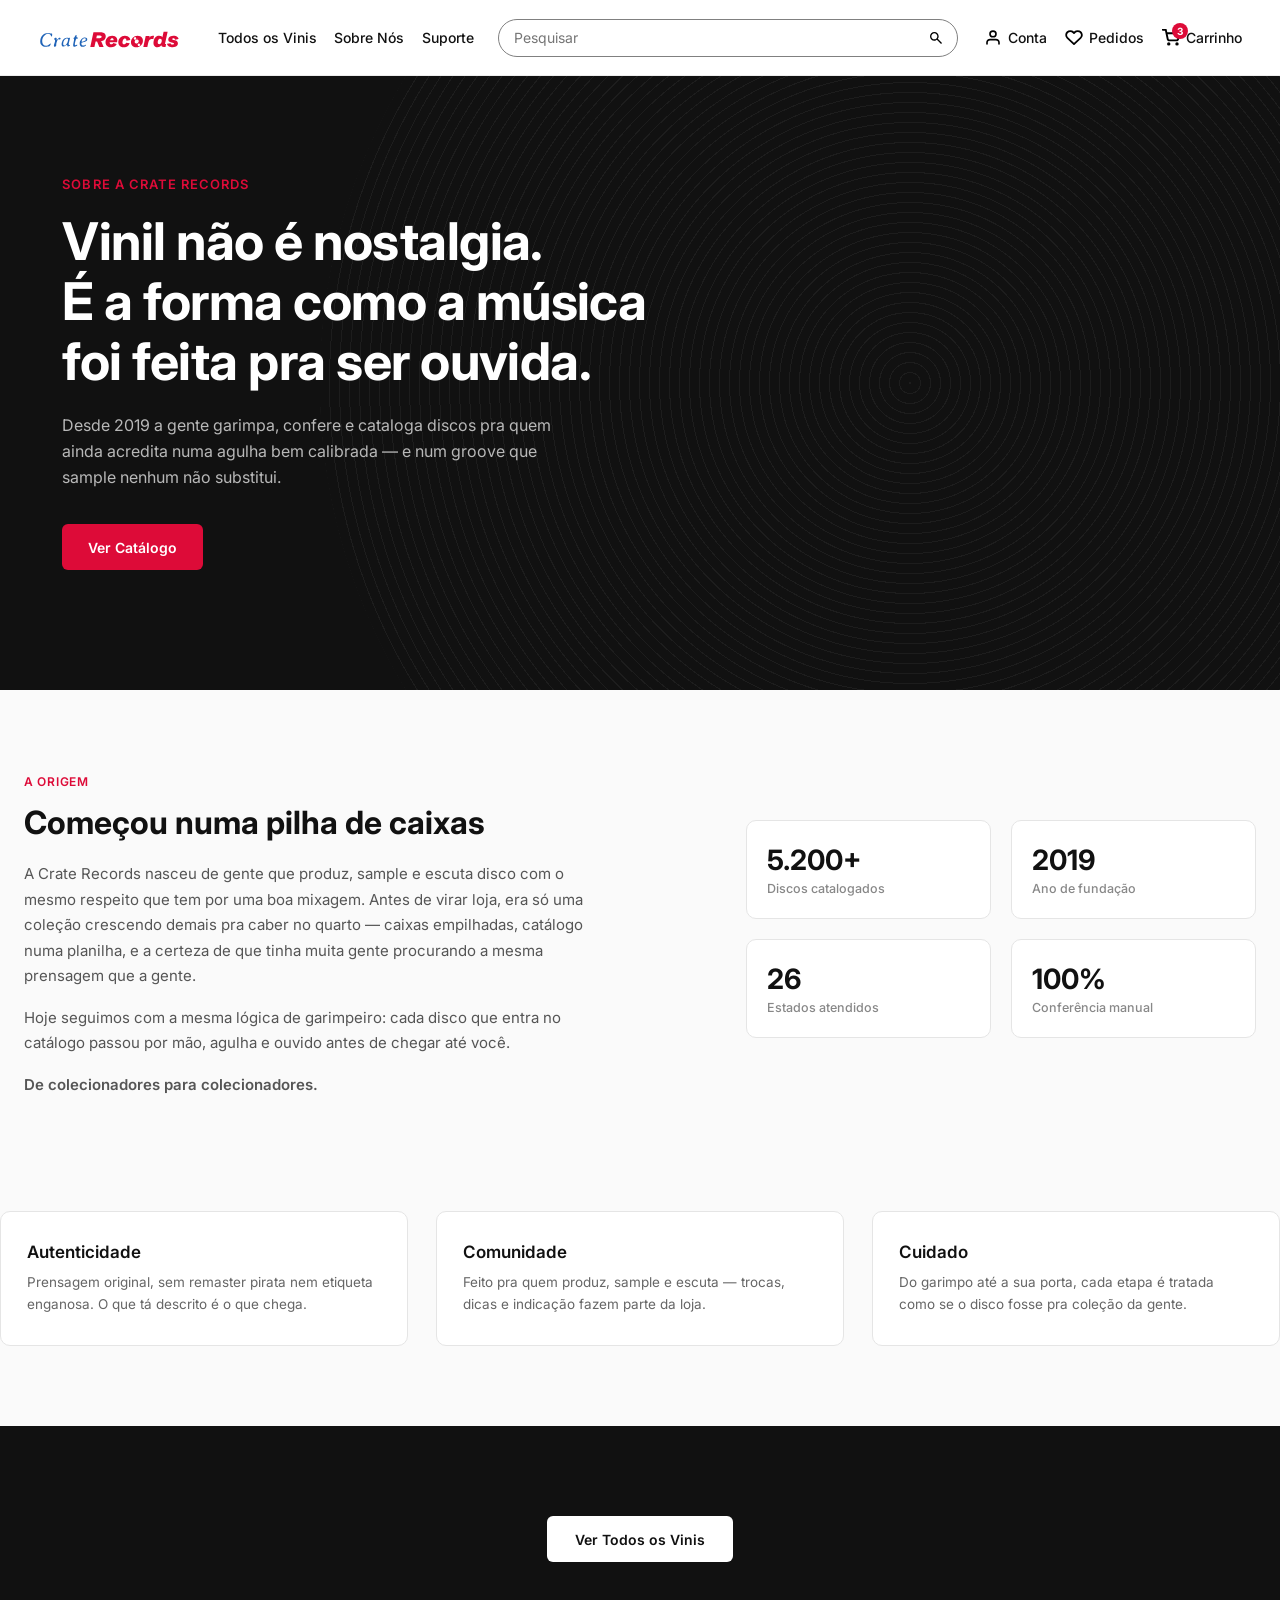
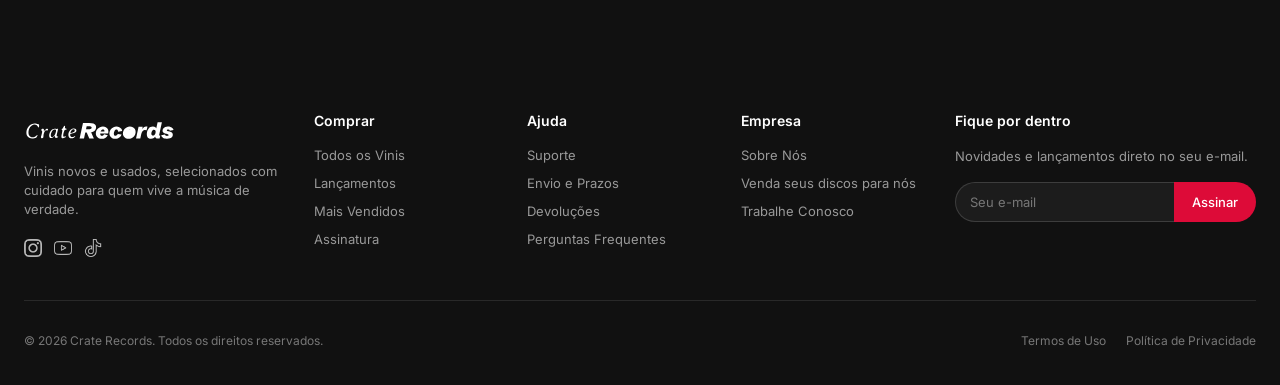
<file: aboutus.html>
<!DOCTYPE html>
<html lang="pt-BR">

<head>
    <meta charset="UTF-8">
    <meta name="viewport" content="width=device-width, initial-scale=1.0">
    <title>Sobre Nós — Crate Records</title>
    <link rel="stylesheet" href="aboutusstyle.css">

    <link rel="preconnect" href="https://fonts.googleapis.com">
    <link rel="preconnect" href="https://fonts.gstatic.com" crossorigin>
    <link
        href="https://fonts.googleapis.com/css2?family=Inter:ital,opsz,wght@0,14..32,100..900;1,14..32,100..900&display=swap"
        rel="stylesheet">

</head>

<body>

    <header>
        <div class="header-inner">
            <div class="header-left">
                <a class="headerlogo-link" href="index.html">
                    <img class="logoheader" src="imgs/CrateRecordsLogo.svg" alt="Crate Records" width="170" height="40">
                </a>

                <nav class="headernav" aria-label="Navegação principal">
                    <a href="allvinyls.html">Todos os Vinis</a>
                    <a href="aboutus.html">Sobre Nós</a>
                    <a href="support.html">Suporte</a>
                </nav>
            </div>

            <div class="header-right">
                <form class="headersearch" role="search" action="/busca" method="get">
                    <label for="header-search-input" class="visually-hidden">Pesquisar</label>
                    <input id="header-search-input" type="search" name="q" placeholder="Pesquisar">
                    <button type="submit" class="lupa-btn" aria-label="Buscar">
                        <img class="lupa" src="imgs/Lupa.svg" alt="">
                    </button>
                </form>

                <div class="headeractions">
                    <a class="headeraction" href="cadastro.html" aria-label="Conta">
                        <img class="icontopright" src="imgs/User.svg" alt=""><span>Conta</span>
                    </a>
                    <a class="headeraction" href="pedidos.html" aria-label="Pedidos">
                        <img class="icontopright" src="imgs/Heart.svg" alt=""><span>Pedidos</span>
                    </a>
                    <a class="headeraction" href="carrinho.html" aria-label="Carrinho">
                        <img class="icontopright" src="imgs/Shopping cart.svg" alt=""><span>Carrinho</span>
                        <span class="cartbadge" id="cart-badge">3</span>
                    </a>
                </div>
            </div>
        </div>
    </header>

    <main>

        <!-- ══════════════════ HERO ══════════════════ -->
        <section class="abouthero">
            <div class="abouthero-grooves" aria-hidden="true"></div>
            <div class="abouthero-inner">
                <div class="abouthero-eyebrow">Sobre a Crate Records</div>
                <h1 class="abouthero-title">Vinil não é nostalgia.<br>É a forma como a música<br>foi feita pra ser
                    ouvida.</h1>
                <p class="abouthero-sub">Desde 2019 a gente garimpa, confere e cataloga discos pra quem ainda
                    acredita numa agulha bem calibrada — e num groove que sample nenhum não substitui.</p>
                <a href="allvinyls.html" class="abouthero-cta">Ver Catálogo</a>
            </div>
            <div class="abouthero-vinylwrap" aria-hidden="true">
            </div>
        </section>

        <!-- ══════════════════ HISTÓRIA ══════════════════ -->
        <section class="aboutstory">
            <div class="aboutstory-inner">
                <div class="aboutstory-text">
                    <span class="aboutsection-label">A origem</span>
                    <h2>Começou numa pilha de caixas</h2>
                    <p>A Crate Records nasceu de gente que produz, sample e escuta disco com o mesmo respeito que tem
                        por uma boa mixagem. Antes de virar loja, era só uma coleção crescendo demais pra caber no
                        quarto — caixas empilhadas, catálogo numa planilha, e a certeza de que tinha muita gente
                        procurando a mesma prensagem que a gente.</p>
                    <p>Hoje seguimos com a mesma lógica de garimpeiro: cada disco que entra no catálogo passou por
                        mão, agulha e ouvido antes de chegar até você.</p>
                    <p class="negrito">De colecionadores para colecionadores.</p>
                </div>
                <div class="aboutstory-stats">
                    <div class="aboutstat">
                        <div class="aboutstat-num">5.200+</div>
                        <div class="aboutstat-label">Discos catalogados</div>
                    </div>
                    <div class="aboutstat">
                        <div class="aboutstat-num">2019</div>
                        <div class="aboutstat-label">Ano de fundação</div>
                    </div>
                    <div class="aboutstat">
                        <div class="aboutstat-num">26</div>
                        <div class="aboutstat-label">Estados atendidos</div>
                    </div>
                    <div class="aboutstat">
                        <div class="aboutstat-num">100%</div>
                        <div class="aboutstat-label">Conferência manual</div>
                    </div>
                </div>
            </div>
        </section>


        <!-- ══════════════════ VALORES ══════════════════ -->
        <section class="aboutvalues">
            <div class="aboutvalues-inner">
                <div class="aboutvalues-grid">
                    <div class="aboutvalue">
                        <h3>Autenticidade</h3>
                        <p>Prensagem original, sem remaster pirata nem etiqueta enganosa. O que tá descrito é o que
                            chega.</p>
                    </div>
                    <div class="aboutvalue">
                        <h3>Comunidade</h3>
                        <p>Feito pra quem produz, sample e escuta — trocas, dicas e indicação fazem parte da loja.
                        </p>
                    </div>
                    <div class="aboutvalue">
                        <h3>Cuidado</h3>
                        <p>Do garimpo até a sua porta, cada etapa é tratada como se o disco fosse pra coleção da
                            gente.</p>
                    </div>
                </div>
            </div>
        </section>

        <section class="aboutcta">
            <div class="aboutcta-inner">
                <a href="allvinyls.html" class="aboutcta-btn">Ver Todos os Vinis</a>
            </div>
        </section>

    </main>

    <footer class="footer">
        <div class="footertop">
            <div class="footercol footerbrand">
                <img class="footerlogo" src="imgs/CrateRecordsLogo.svg" alt="Crate Records">
                <p class="footerdesc">Vinis novos e usados, selecionados com cuidado para quem vive a música de verdade.
                </p>
                <div class="footersocial">
                    <a href=""><img src="icons/instagram.png" alt="Instagram"></a>
                    <a href=""><img src="icons/youtube.png" alt="YouTube"></a>
                    <a href=""><img src="icons/tik-tok.png" alt="TikTok"></a>
                </div>
            </div>

            <div class="footercol">
                <div class="footercoltitle">Comprar</div>
                <a href="">Todos os Vinis</a>
                <a href="">Lançamentos</a>
                <a href="">Mais Vendidos</a>
                <a href="">Assinatura</a>
            </div>

            <div class="footercol">
                <div class="footercoltitle">Ajuda</div>
                <a href="">Suporte</a>
                <a href="">Envio e Prazos</a>
                <a href="">Devoluções</a>
                <a href="">Perguntas Frequentes</a>
            </div>

            <div class="footercol">
                <div class="footercoltitle">Empresa</div>
                <a href="about.html">Sobre Nós</a>
                <a href="">Venda seus discos para nós</a>
                <a href="">Trabalhe Conosco</a>
            </div>

            <div class="footercol footernews">
                <div class="footercoltitle">Fique por dentro</div>
                <p class="footerdesc">Novidades e lançamentos direto no seu e-mail.</p>
                <div class="footernewsform">
                    <input type="text" placeholder="Seu e-mail">
                    <button class="footernewsbtn">Assinar</button>
                </div>
            </div>
        </div>

        <div class="footerbottom">
            <div class="footerbottomleft">© 2026 Crate Records. Todos os direitos reservados.</div>
            <div class="footerbottomright">
                <a href="">Termos de Uso</a>
                <a href="">Política de Privacidade</a>
            </div>
        </div>
    </footer>

</body>

</html>
</file>
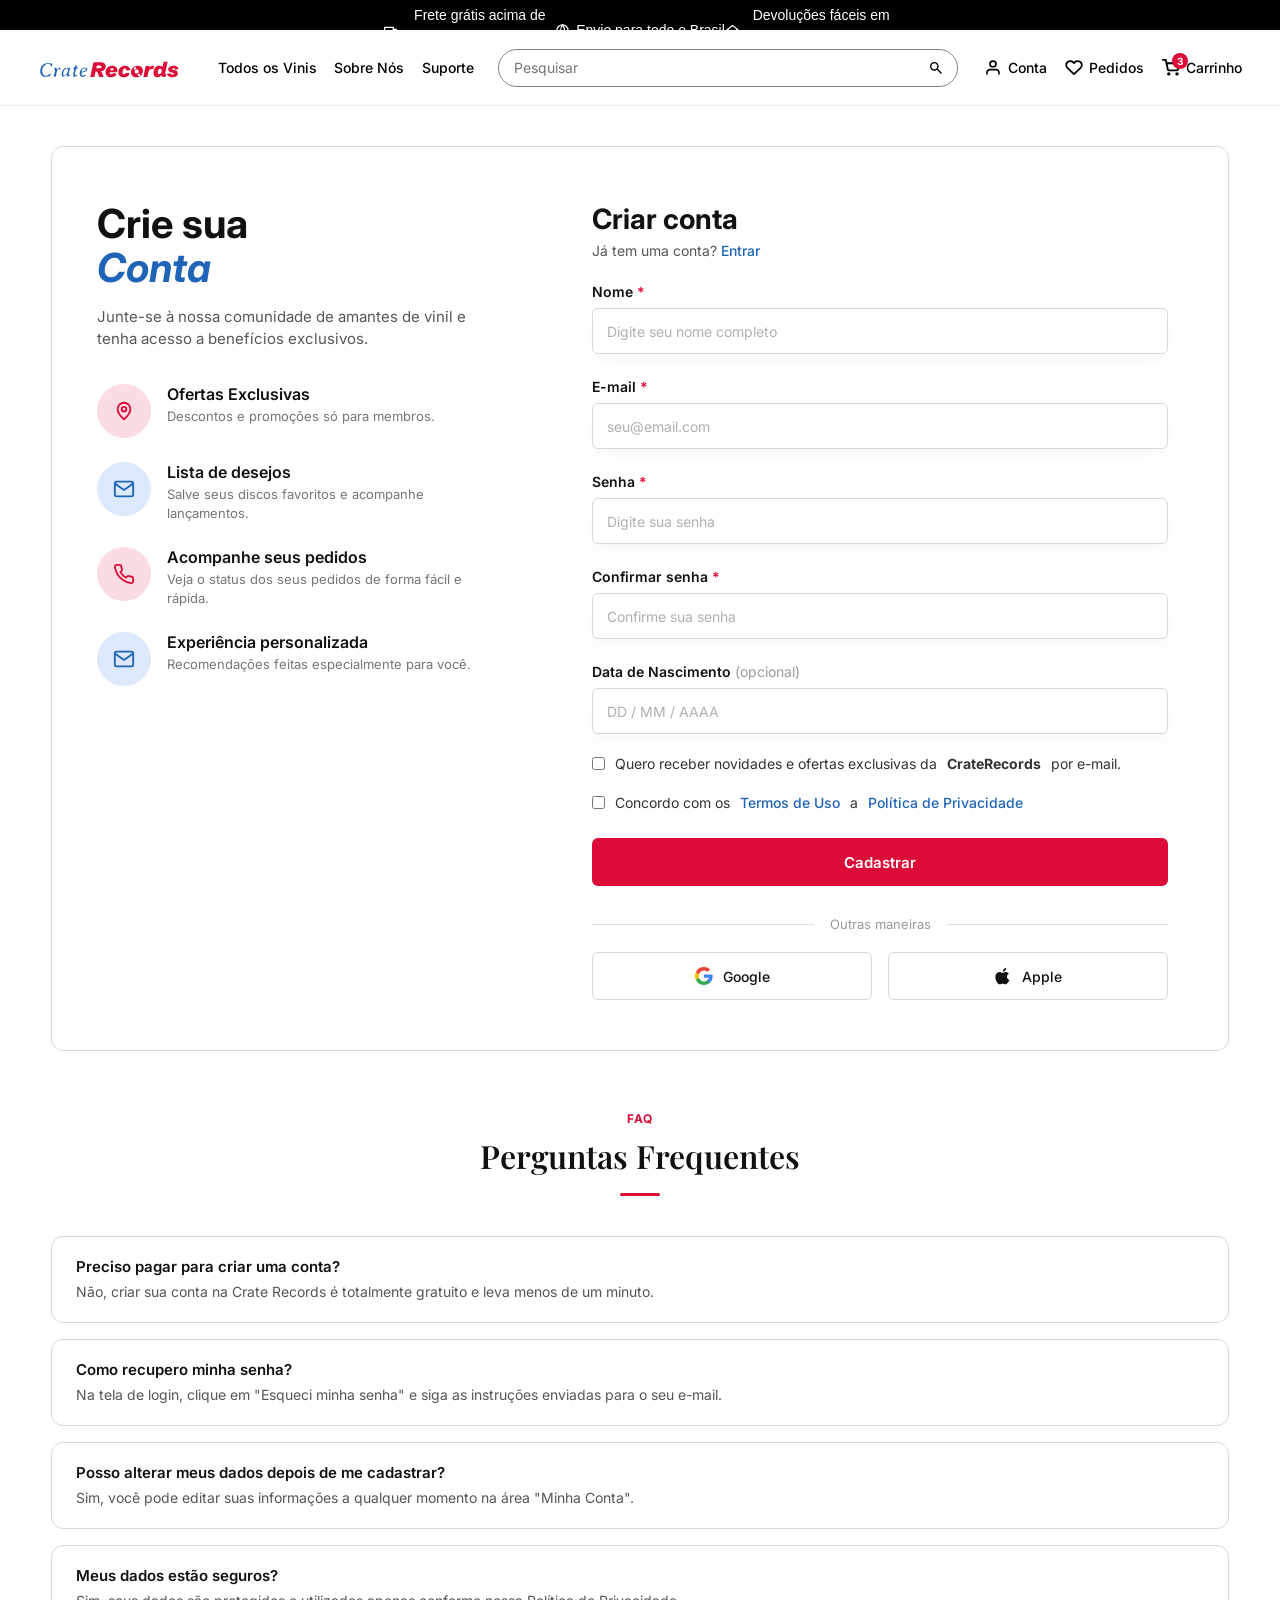
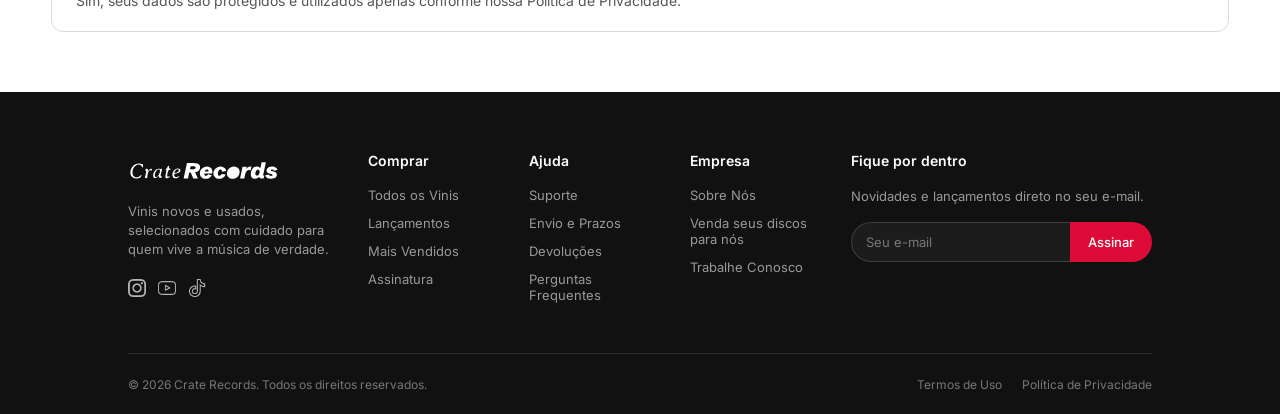
<file: cadastro.html>
<!DOCTYPE html>
<html lang="pt-br">

<head>
    <meta charset="UTF-8">
    <meta name="viewport" content="width=device-width, initial-scale=1.0">
    <title>Criar Conta | Crate Records</title>
    <link rel="stylesheet" href="cadastrostyle.css">

    <link rel="preconnect" href="https://fonts.googleapis.com">
    <link rel="preconnect" href="https://fonts.gstatic.com" crossorigin>
    <link
        href="https://fonts.googleapis.com/css2?family=Inter:ital,opsz,wght@0,14..32,100..900;1,14..32,100..900&family=Playfair+Display:wght@600;700&display=swap"
        rel="stylesheet">
</head>

<body>

    <div class="topblackbar">
        <div class="topblackbararea">
            <div class="leftblackbar">
                <svg viewBox="0 0 24 24" width="15" height="15" fill="none" stroke="white" stroke-width="2"
                    stroke-linecap="round" stroke-linejoin="round">
                    <rect x="1" y="7" width="14" height="10"></rect>
                    <path d="M15 10h4l3 3v4h-7z"></path>
                    <circle cx="6" cy="19" r="2"></circle>
                    <circle cx="18" cy="19" r="2"></circle>
                </svg>
                Frete grátis acima de R$299
            </div>
            <div class="middleblackbar">
                <svg viewBox="0 0 24 24" width="15" height="15" fill="none" stroke="white" stroke-width="2"
                    stroke-linecap="round" stroke-linejoin="round">
                    <circle cx="12" cy="12" r="9"></circle>
                    <path d="M3 12h18"></path>
                    <path d="M12 3a15 15 0 0 1 0 18a15 15 0 0 1 0-18z"></path>
                </svg>
                Envio para todo o Brasil
            </div>
            <div class="rightblackbar">
                <svg viewBox="0 0 24 24" width="15" height="15" fill="none" stroke="white" stroke-width="2"
                    stroke-linecap="round" stroke-linejoin="round">
                    <path d="M3 11l9-7l9 7"></path>
                    <path d="M5 10v9h14v-9"></path>
                </svg>
                Devoluções fáceis em até 7 dias
            </div>
        </div>
    </div>

    <header>
        <div class="header-inner">
            <div class="header-left">
                <a class="headerlogo-link" href="index.html">
                    <img class="logoheader" src="imgs/CrateRecordsLogo.svg" alt="Crate Records" width="170" height="40">
                </a>

                <nav class="headernav" aria-label="Navegação principal">
                    <a href="allvinyls.html">Todos os Vinis</a>
                    <a href="aboutus.html">Sobre Nós</a>
                    <a href="support.html">Suporte</a>
                </nav>
            </div>

            <div class="header-right">
                <form class="headersearch" role="search" action="/busca" method="get">
                    <label for="header-search-input" class="visually-hidden">Pesquisar</label>
                    <input id="header-search-input" type="search" name="q" placeholder="Pesquisar">
                    <button type="submit" class="lupa-btn" aria-label="Buscar">
                        <img class="lupa" src="imgs/Lupa.svg" alt="">
                    </button>
                </form>

                <div class="headeractions">
                    <a class="headeraction" href="cadastro.html" aria-label="Conta">
                        <img class="icontopright" src="imgs/User.svg" alt=""><span>Conta</span>
                    </a>
                    <a class="headeraction" href="pedidos.html" aria-label="Pedidos">
                        <img class="icontopright" src="imgs/Heart.svg" alt=""><span>Pedidos</span>
                    </a>
                    <a class="headeraction" href="carrinho.html" aria-label="Carrinho">
                        <img class="icontopright" src="imgs/Shopping cart.svg" alt=""><span>Carrinho</span>
                        <span class="cartbadge" id="cart-badge">3</span>
                    </a>
                </div>
            </div>
        </div>
    </header>

    <div class="cadastrowrap">
        <div class="cadastrocard">

            <div class="cadastroleft">
                <h1>Crie sua<span class="accent">Conta</span></h1>
                <p class="cadastrodesc">Junte-se à nossa comunidade de amantes de vinil e tenha acesso a benefícios
                    exclusivos.</p>

                <div class="beneficios">
                    <div class="beneficioitem">
                        <div class="beneficioicon pink">
                            <svg viewBox="0 0 24 24" fill="none" stroke="#DD0B38" stroke-width="2"
                                stroke-linecap="round" stroke-linejoin="round">
                                <path d="M12 21s-7-6.2-7-11a7 7 0 0 1 14 0c0 4.8-7 11-7 11z"></path>
                                <circle cx="12" cy="10" r="2.5"></circle>
                            </svg>
                        </div>
                        <div class="beneficiotexto">
                            <h2>Ofertas Exclusivas</h2>
                            <p>Descontos e promoções só para membros.</p>
                        </div>
                    </div>

                    <div class="beneficioitem">
                        <div class="beneficioicon blue">
                            <svg viewBox="0 0 24 24" fill="none" stroke="#2064B8" stroke-width="2"
                                stroke-linecap="round" stroke-linejoin="round">
                                <rect x="2" y="4" width="20" height="16" rx="2"></rect>
                                <path d="M2 6l10 7l10-7"></path>
                            </svg>
                        </div>
                        <div class="beneficiotexto">
                            <h2>Lista de desejos</h2>
                            <p>Salve seus discos favoritos e acompanhe lançamentos.</p>
                        </div>
                    </div>

                    <div class="beneficioitem">
                        <div class="beneficioicon pink">
                            <svg viewBox="0 0 24 24" fill="none" stroke="#DD0B38" stroke-width="2"
                                stroke-linecap="round" stroke-linejoin="round">
                                <path
                                    d="M22 16.9v3a2 2 0 0 1-2.2 2a19.8 19.8 0 0 1-8.6-3.1a19.5 19.5 0 0 1-6-6a19.8 19.8 0 0 1-3.1-8.7A2 2 0 0 1 4.1 2h3a2 2 0 0 1 2 1.7c.1 1 .3 2 .6 3a2 2 0 0 1-.4 2.1L8.1 10a16 16 0 0 0 6 6l1.2-1.2a2 2 0 0 1 2.1-.4c1 .3 2 .5 3 .6a2 2 0 0 1 1.6 2z">
                                </path>
                            </svg>
                        </div>
                        <div class="beneficiotexto">
                            <h2>Acompanhe seus pedidos</h2>
                            <p>Veja o status dos seus pedidos de forma fácil e rápida.</p>
                        </div>
                    </div>

                    <div class="beneficioitem">
                        <div class="beneficioicon blue">
                            <svg viewBox="0 0 24 24" fill="none" stroke="#2064B8" stroke-width="2"
                                stroke-linecap="round" stroke-linejoin="round">
                                <rect x="2" y="4" width="20" height="16" rx="2"></rect>
                                <path d="M2 6l10 7l10-7"></path>
                            </svg>
                        </div>
                        <div class="beneficiotexto">
                            <h2>Experiência personalizada</h2>
                            <p>Recomendações feitas especialmente para você.</p>
                        </div>
                    </div>
                </div>
            </div>

            <div class="cadastroform">
                <div class="formtitle">
                    <h1>Criar conta</h1>
                    <p>Já tem uma conta? <a href="login.html">Entrar</a></p>
                </div>

                <div class="forminput">
                    <label>Nome <span class="req">*</span></label>
                    <input type="text" placeholder="Digite seu nome completo">
                </div>

                <div class="forminput">
                    <label>E-mail <span class="req">*</span></label>
                    <input type="email" placeholder="seu@email.com">
                </div>

                <div class="forminput">
                    <label>Senha <span class="req">*</span></label>
                    <input type="password" placeholder="Digite sua senha">
                </div>

                <div class="forminput">
                    <label>Confirmar senha <span class="req">*</span></label>
                    <input type="password" placeholder="Confirme sua senha">
                </div>

                <div class="forminput">
                    <label>Data de Nascimento <span class="opt">(opcional)</span></label>
                    <input type="text" placeholder="DD / MM / AAAA">
                </div>

                <label class="formcheckbox">
                    <input type="checkbox">
                    Quero receber novidades e ofertas exclusivas da <strong>CrateRecords</strong> por e-mail.
                </label>

                <label class="formcheckbox">
                    <input type="checkbox">
                    Concordo com os <a href="">Termos de Uso</a> a <a href="">Política de Privacidade</a>
                </label>

                <button class="cadastrarbtn">Cadastrar</button>

                <div class="outrasmaneiras">
                    <hr>
                    <span>Outras maneiras</span>
                    <hr>
                </div>

                <div class="socialbtns">
                    <button class="socialbtn">
                        <svg viewBox="0 0 24 24">
                            <path fill="#4285F4"
                                d="M23.49 12.27c0-.82-.07-1.62-.2-2.4H12v4.55h6.46a5.52 5.52 0 0 1-2.4 3.62v3h3.87c2.26-2.08 3.56-5.15 3.56-8.77z">
                            </path>
                            <path fill="#34A853"
                                d="M12 24c3.24 0 5.95-1.07 7.93-2.9l-3.87-3c-1.08.72-2.45 1.15-4.06 1.15c-3.12 0-5.76-2.1-6.71-4.94H1.3v3.1A12 12 0 0 0 12 24z">
                            </path>
                            <path fill="#FBBC05"
                                d="M5.29 14.31a7.2 7.2 0 0 1 0-4.62v-3.1H1.3a12 12 0 0 0 0 10.82z"></path>
                            <path fill="#EA4335"
                                d="M12 4.75c1.76 0 3.34.6 4.58 1.79l3.44-3.44C17.94 1.19 15.24 0 12 0A12 12 0 0 0 1.3 6.59l3.99 3.1C6.24 6.85 8.88 4.75 12 4.75z">
                            </path>
                        </svg>
                        Google
                    </button>
                    <button class="socialbtn">
                        <svg viewBox="0 0 24 24" fill="#111">
                            <path
                                d="M16.36 1.43c0 1.14-.42 2.2-1.13 3.02-.86.99-2.26 1.75-3.44 1.65-.14-1.1.4-2.26 1.1-3.02.85-.94 2.27-1.65 3.47-1.65zM20.5 17.34c-.5 1.14-.74 1.65-1.4 2.65-.92 1.39-2.22 3.12-3.83 3.14-1.43.02-1.8-.93-3.73-.92-1.94.01-2.34.94-3.77.92-1.6-.02-2.83-1.57-3.75-2.96-2.57-3.9-2.84-8.47-1.25-10.9 1.13-1.73 2.9-2.75 4.57-2.75 1.7 0 2.77 1 4.18 1 1.37 0 2.2-1 4.18-1 1.5 0 3.08.82 4.2 2.24-3.7 2.03-3.1 7.32.6 8.58z">
                            </path>
                        </svg>
                        Apple
                    </button>
                </div>
            </div>

        </div>
    </div>

    <div class="faqsection" id="faq">
        <div class="faqlabel">FAQ</div>
        <h2 class="faqtitle">Perguntas Frequentes</h2>
        <hr class="faqunderline">

        <div class="faqlist">
            <div class="faqitem">
                <h3>Preciso pagar para criar uma conta?</h3>
                <p>Não, criar sua conta na Crate Records é totalmente gratuito e leva menos de um minuto.</p>
            </div>
            <div class="faqitem">
                <h3>Como recupero minha senha?</h3>
                <p>Na tela de login, clique em "Esqueci minha senha" e siga as instruções enviadas para o seu
                    e-mail.</p>
            </div>
            <div class="faqitem">
                <h3>Posso alterar meus dados depois de me cadastrar?</h3>
                <p>Sim, você pode editar suas informações a qualquer momento na área "Minha Conta".</p>
            </div>
            <div class="faqitem">
                <h3>Meus dados estão seguros?</h3>
                <p>Sim, seus dados são protegidos e utilizados apenas conforme nossa Política de Privacidade.</p>
            </div>
        </div>
    </div>

    <footer class="footer">
        <div class="footertop">
            <div class="footercol footerbrand">
                <img class="footerlogo" src="imgs/CrateRecordsLogo.svg" alt="Crate Records">
                <p class="footerdesc">Vinis novos e usados, selecionados com cuidado para quem vive a música de verdade.</p>
                <div class="footersocial">
                    <a href=""><img src="icons/instagram.png" alt="Instagram"></a>
                    <a href=""><img src="icons/youtube.png" alt="YouTube"></a>
                    <a href=""><img src="icons/tik-tok.png" alt="TikTok"></a>
                </div>
            </div>

            <div class="footercol">
                <div class="footercoltitle">Comprar</div>
                <a href="">Todos os Vinis</a>
                <a href="">Lançamentos</a>
                <a href="">Mais Vendidos</a>
                <a href="">Assinatura</a>
            </div>

            <div class="footercol">
                <div class="footercoltitle">Ajuda</div>
                <a href="">Suporte</a>
                <a href="">Envio e Prazos</a>
                <a href="">Devoluções</a>
                <a href="">Perguntas Frequentes</a>
            </div>

            <div class="footercol">
                <div class="footercoltitle">Empresa</div>
                <a href="">Sobre Nós</a>
                <a href="">Venda seus discos para nós</a>
                <a href="">Trabalhe Conosco</a>
            </div>

            <div class="footercol footernews">
                <div class="footercoltitle">Fique por dentro</div>
                <p class="footerdesc">Novidades e lançamentos direto no seu e-mail.</p>
                <div class="footernewsform">
                    <input type="text" placeholder="Seu e-mail">
                    <button class="footernewsbtn">Assinar</button>
                </div>
            </div>
        </div>

        <div class="footerbottom">
            <div class="footerbottomleft">© 2026 Crate Records. Todos os direitos reservados.</div>
            <div class="footerbottomright">
                <a href="">Termos de Uso</a>
                <a href="">Política de Privacidade</a>
            </div>
        </div>
    </footer>

</body>

</html>
</file>
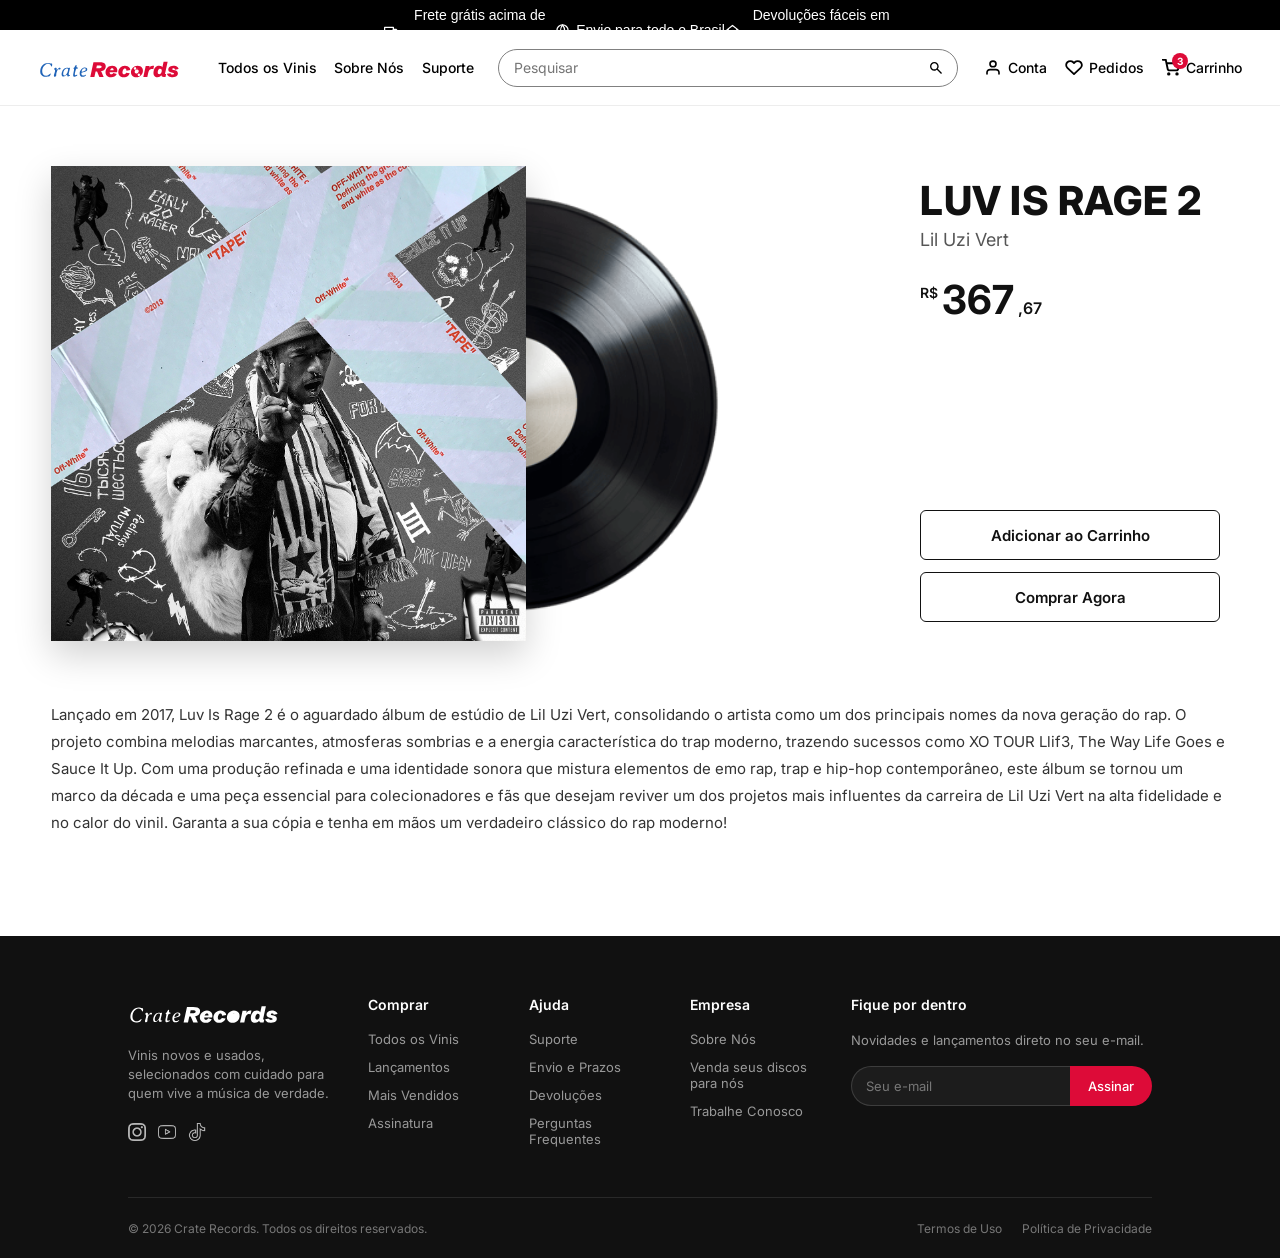
<file: produto.html>
<!DOCTYPE html>
<html lang="pt-br">

<head>
    <meta charset="UTF-8">
    <meta name="viewport" content="width=device-width, initial-scale=1.0">
    <title>BULLY - Kanye West | Crate Records</title>
    <link rel="stylesheet" href="produtostyle.css">

    <link rel="preconnect" href="https://fonts.googleapis.com">
    <link rel="preconnect" href="https://fonts.gstatic.com" crossorigin>
    <link
        href="https://fonts.googleapis.com/css2?family=Inter:ital,opsz,wght@0,14..32,100..900;1,14..32,100..900&family=Playfair+Display:wght@600;700&display=swap"
        rel="stylesheet">
</head>

<body>

    <div class="topblackbar">
        <div class="topblackbararea">
            <div class="leftblackbar">
                <svg viewBox="0 0 24 24" width="15" height="15" fill="none" stroke="white" stroke-width="2"
                    stroke-linecap="round" stroke-linejoin="round">
                    <rect x="1" y="7" width="14" height="10"></rect>
                    <path d="M15 10h4l3 3v4h-7z"></path>
                    <circle cx="6" cy="19" r="2"></circle>
                    <circle cx="18" cy="19" r="2"></circle>
                </svg>
                Frete grátis acima de R$299
            </div>
            <div class="middleblackbar">
                <svg viewBox="0 0 24 24" width="15" height="15" fill="none" stroke="white" stroke-width="2"
                    stroke-linecap="round" stroke-linejoin="round">
                    <circle cx="12" cy="12" r="9"></circle>
                    <path d="M3 12h18"></path>
                    <path d="M12 3a15 15 0 0 1 0 18a15 15 0 0 1 0-18z"></path>
                </svg>
                Envio para todo o Brasil
            </div>
            <div class="rightblackbar">
                <svg viewBox="0 0 24 24" width="15" height="15" fill="none" stroke="white" stroke-width="2"
                    stroke-linecap="round" stroke-linejoin="round">
                    <path d="M3 11l9-7l9 7"></path>
                    <path d="M5 10v9h14v-9"></path>
                </svg>
                Devoluções fáceis em até 7 dias
            </div>
        </div>
    </div>

    <header>
        <div class="header-inner">
            <div class="header-left">
                <a class="headerlogo-link" href="index.html">
                    <img class="logoheader" src="imgs/CrateRecordsLogo.svg" alt="Crate Records" width="170" height="40">
                </a>

                <nav class="headernav" aria-label="Navegação principal">
                    <a href="allvinyls.html">Todos os Vinis</a>
                    <a href="aboutus.html">Sobre Nós</a>
                    <a href="support.html">Suporte</a>
                </nav>
            </div>

            <div class="header-right">
                <form class="headersearch" role="search" action="/busca" method="get">
                    <label for="header-search-input" class="visually-hidden">Pesquisar</label>
                    <input id="header-search-input" type="search" name="q" placeholder="Pesquisar">
                    <button type="submit" class="lupa-btn" aria-label="Buscar">
                        <img class="lupa" src="imgs/Lupa.svg" alt="">
                    </button>
                </form>

                <div class="headeractions">
                    <a class="headeraction" href="cadastro.html" aria-label="Conta">
                        <img class="icontopright" src="imgs/User.svg" alt=""><span>Conta</span>
                    </a>
                    <a class="headeraction" href="pedidos.html" aria-label="Pedidos">
                        <img class="icontopright" src="imgs/Heart.svg" alt=""><span>Pedidos</span>
                    </a>
                    <a class="headeraction" href="carrinho.html" aria-label="Carrinho">
                        <img class="icontopright" src="imgs/Shopping cart.svg" alt=""><span>Carrinho</span>
                        <span class="cartbadge" id="cart-badge">3</span>
                    </a>
                </div>
            </div>
        </div>
    </header>
    <div class="produtowrap">

        <div class="produtoimgarea">
            <div class="produtovinil"></div>
            <img class="produtocapa" src="imgs/Albums/luvisrage2.jpg" alt="BULLY - Kanye West">
        </div>

        <div class="produtoinfo">
            <h1 class="produtonome">Luv Is Rage 2</h1>
            <p class="produtoartista">Lil Uzi Vert</p>

            <div class="produtopreco">
                <span class="moeda">R$</span>
                <span class="valorinteiro">367</span>
                <span class="valorcentavos">,67</span>
            </div>

            <div class="produtobotoes">
                <button class="comprarbtn">Adicionar ao Carrinho</button>
                <button class="comprarbtn2">Comprar Agora</button>
            </div>
        </div>

    </div>

    <p class="produtodesc">
        Lançado em 2017, Luv Is Rage 2 é o aguardado álbum de estúdio de Lil Uzi Vert, consolidando o artista como um
        dos principais nomes da nova geração do rap. O projeto combina melodias marcantes, atmosferas sombrias e a
        energia característica do trap moderno, trazendo sucessos como XO TOUR Llif3, The Way Life Goes e Sauce It Up.
        Com uma produção refinada e uma identidade sonora que mistura elementos de emo rap, trap e hip-hop
        contemporâneo, este álbum se tornou um marco da década e uma peça essencial para colecionadores e fãs que
        desejam reviver um dos projetos mais influentes da carreira de Lil Uzi Vert na alta fidelidade e no calor do
        vinil. Garanta a sua cópia e tenha em mãos um verdadeiro clássico do rap moderno!
    </p>

    <footer class="footer">
        <div class="footertop">
            <div class="footercol footerbrand">
                <img class="footerlogo" src="imgs/CrateRecordsLogo.svg" alt="Crate Records">
                <p class="footerdesc">Vinis novos e usados, selecionados com cuidado para quem vive a música de verdade.
                </p>
                <div class="footersocial">
                    <a href=""><img src="icons/instagram.png" alt="Instagram"></a>
                    <a href=""><img src="icons/youtube.png" alt="YouTube"></a>
                    <a href=""><img src="icons/tik-tok.png" alt="TikTok"></a>
                </div>
            </div>

            <div class="footercol">
                <div class="footercoltitle">Comprar</div>
                <a href="">Todos os Vinis</a>
                <a href="">Lançamentos</a>
                <a href="">Mais Vendidos</a>
                <a href="">Assinatura</a>
            </div>

            <div class="footercol">
                <div class="footercoltitle">Ajuda</div>
                <a href="">Suporte</a>
                <a href="">Envio e Prazos</a>
                <a href="">Devoluções</a>
                <a href="">Perguntas Frequentes</a>
            </div>

            <div class="footercol">
                <div class="footercoltitle">Empresa</div>
                <a href="">Sobre Nós</a>
                <a href="">Venda seus discos para nós</a>
                <a href="">Trabalhe Conosco</a>
            </div>

            <div class="footercol footernews">
                <div class="footercoltitle">Fique por dentro</div>
                <p class="footerdesc">Novidades e lançamentos direto no seu e-mail.</p>
                <div class="footernewsform">
                    <input type="text" placeholder="Seu e-mail">
                    <button class="footernewsbtn">Assinar</button>
                </div>
            </div>
        </div>

        <div class="footerbottom">
            <div class="footerbottomleft">© 2026 Crate Records. Todos os direitos reservados.</div>
            <div class="footerbottomright">
                <a href="">Termos de Uso</a>
                <a href="">Política de Privacidade</a>
            </div>
        </div>
    </footer>

</body>

</html>
</file>
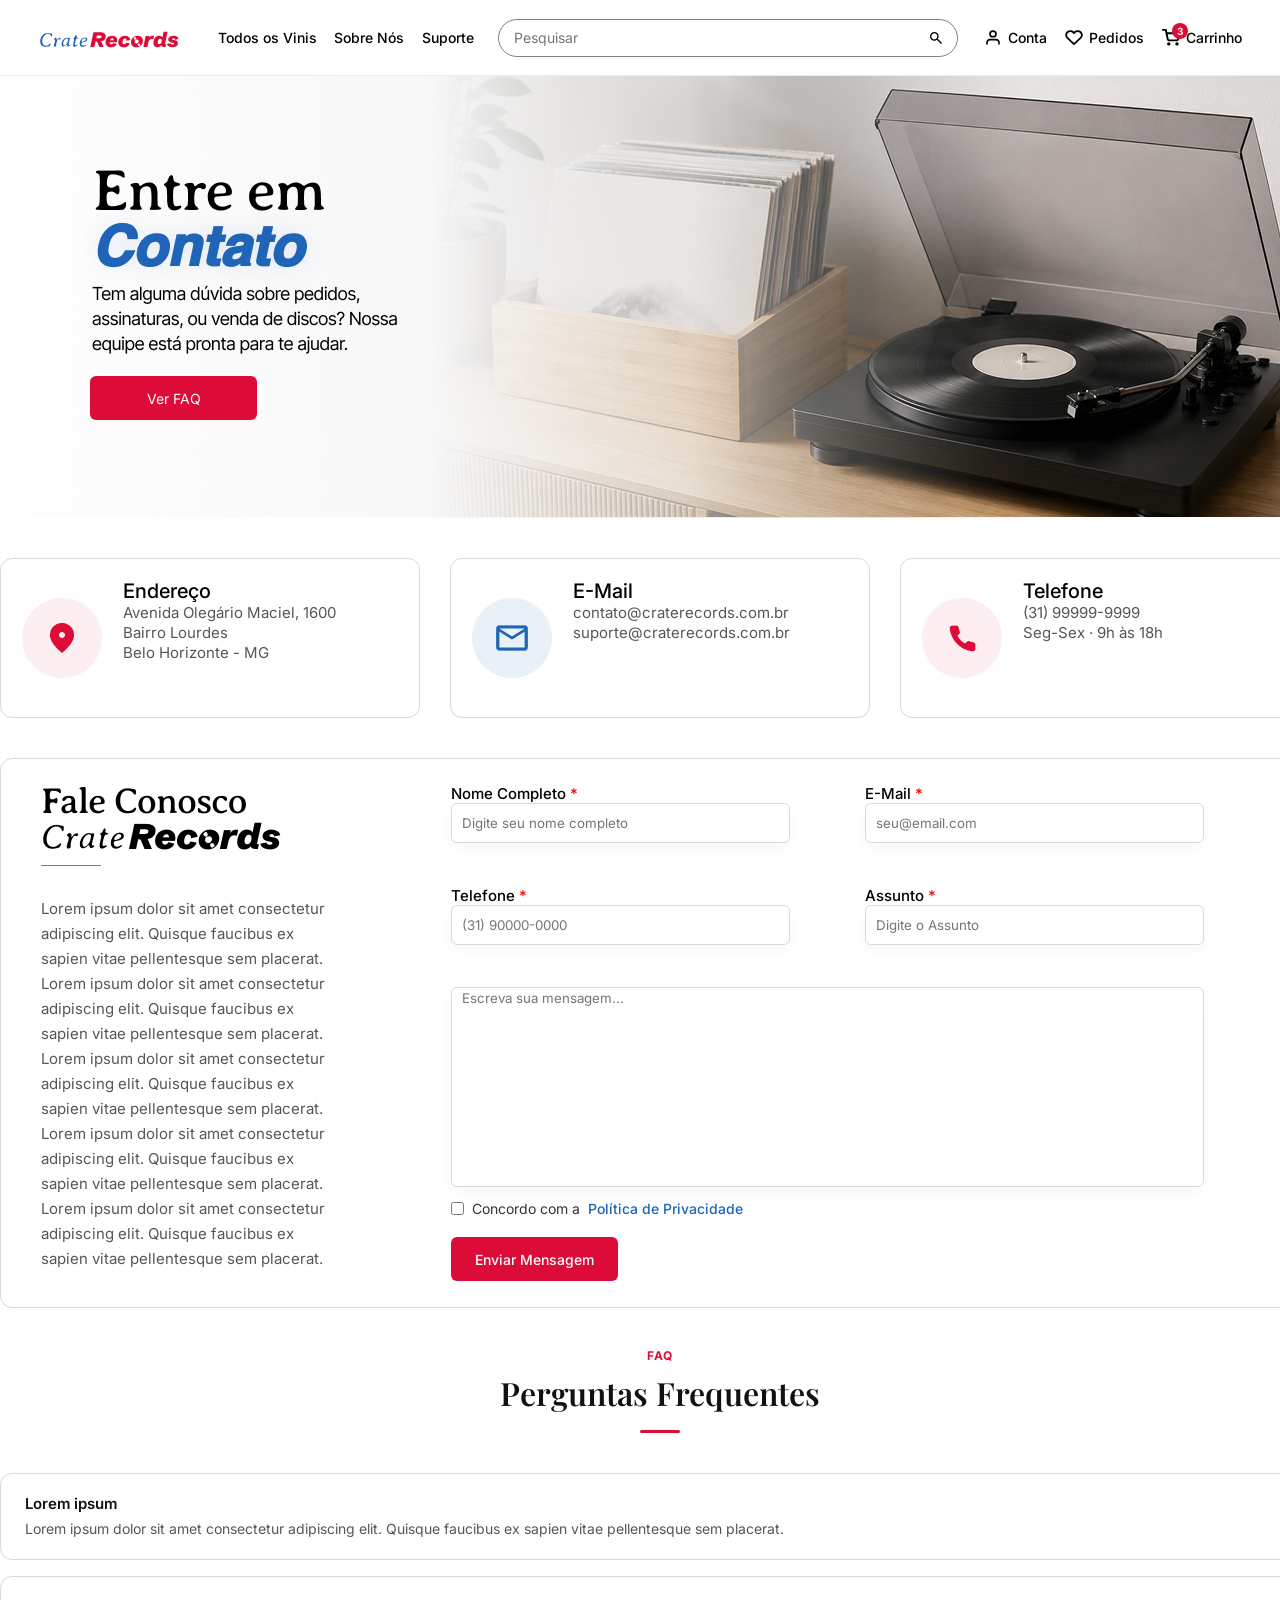
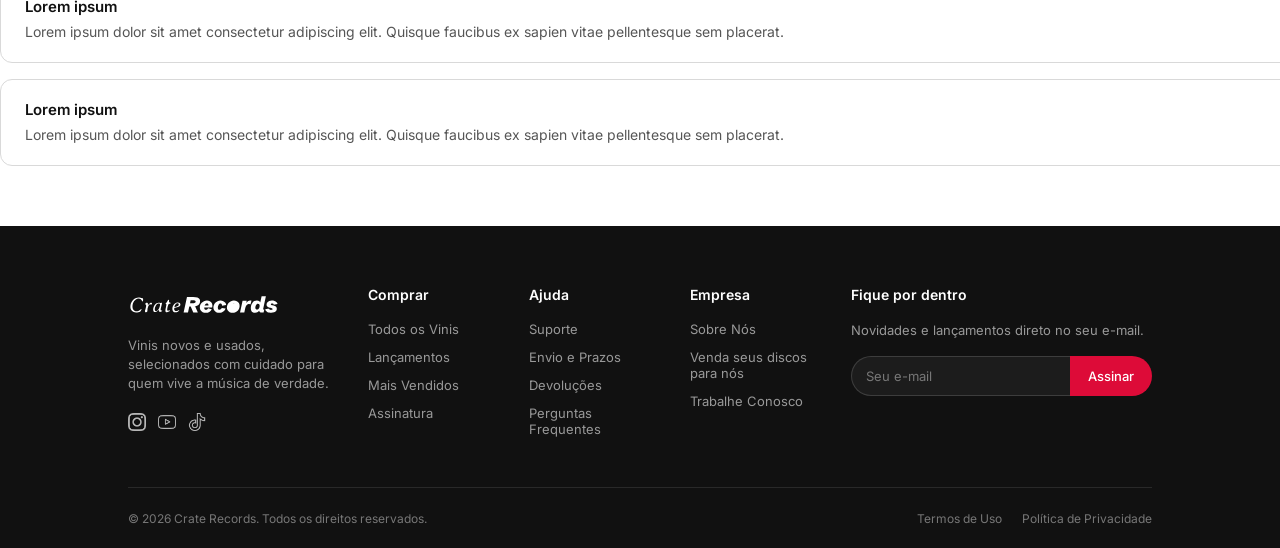
<file: support.html>
<!DOCTYPE html>
<html lang="pt-br">

<head>
    <meta charset="UTF-8">
    <meta name="viewport" content="width=device-width, initial-scale=1.0">
    <title>Entre em Contato | Crate Records</title>
    <link rel="stylesheet" href="supportstyle.css">

    <link rel="preconnect" href="https://fonts.googleapis.com">
    <link rel="preconnect" href="https://fonts.gstatic.com" crossorigin>
    <link
        href="https://fonts.googleapis.com/css2?family=Inter:ital,opsz,wght@0,14..32,100..900;1,14..32,100..900&family=Playfair+Display:wght@600;700&display=swap"
        rel="stylesheet">
</head>

<body>

    <header>
        <div class="header-inner">
            <div class="header-left">
                <a class="headerlogo-link" href="index.html">
                    <img class="logoheader" src="imgs/CrateRecordsLogo.svg" alt="Crate Records" width="170" height="40">
                </a>

                <nav class="headernav" aria-label="Navegação principal">
                    <a href="allvinyls.html">Todos os Vinis</a>
                    <a href="aboutus.html">Sobre Nós</a>
                    <a href="support.html">Suporte</a>
                </nav>
            </div>

            <div class="header-right">
                <form class="headersearch" role="search" action="/busca" method="get">
                    <label for="header-search-input" class="visually-hidden">Pesquisar</label>
                    <input id="header-search-input" type="search" name="q" placeholder="Pesquisar">
                    <button type="submit" class="lupa-btn" aria-label="Buscar">
                        <img class="lupa" src="imgs/Lupa.svg" alt="">
                    </button>
                </form>

                <div class="headeractions">
                    <a class="headeraction" href="cadastro.html" aria-label="Conta">
                        <img class="icontopright" src="imgs/User.svg" alt=""><span>Conta</span>
                    </a>
                    <a class="headeraction" href="pedidos.html" aria-label="Pedidos">
                        <img class="icontopright" src="imgs/Heart.svg" alt=""><span>Pedidos</span>
                    </a>
                    <a class="headeraction" href="carrinho.html" aria-label="Carrinho">
                        <img class="icontopright" src="imgs/Shopping cart.svg" alt=""><span>Carrinho</span>
                        <span class="cartbadge" id="cart-badge">3</span>
                    </a>
                </div>
            </div>
        </div>
    </header>

    <div class="hero">
        <img src="imgs/EntreEmContato.png" alt="Entre em Contato">
        <a href="#faq" class="explorarbtn">Ver FAQ</a>
    </div>

    <div id="sec02">

        <div class="info">
            <div>
                <div><img src="imgs/adressico.png" alt=""></div>
                <div>
                    <h1>Endereço</h1>
                    <p>Avenida Olegário Maciel, 1600<br>
                        Bairro Lourdes<br>
                        Belo Horizonte - MG</p>
                </div>
            </div>
            <div>
                <div><img src="imgs/emailico.png" alt=""></div>
                <div>
                    <h1>E-Mail</h1>
                    <p>contato@craterecords.com.br<br>
                        suporte@craterecords.com.br</p>
                </div>
            </div>
            <div>
                <div><img src="imgs/phoneico.png" alt=""></div>
                <div>
                    <h1>Telefone</h1>
                    <p>(31) 99999-9999<br>
                        Seg-Sex · 9h às 18h</p>
                </div>
            </div>
        </div>

        <div class="faleconosco">
            <div class="divi01">
                <img src="imgs/FaleConosco.png" alt="">
                <hr>
                <p>Lorem ipsum dolor sit amet consectetur adipiscing elit. Quisque faucibus ex sapien vitae pellentesque sem
                    placerat. Lorem ipsum dolor sit amet consectetur adipiscing elit. Quisque faucibus ex sapien vitae
                    pellentesque sem placerat. Lorem ipsum dolor sit amet consectetur adipiscing elit. Quisque faucibus ex
                    sapien vitae pellentesque sem placerat. Lorem ipsum dolor sit amet consectetur adipiscing elit. Quisque
                    faucibus ex sapien vitae pellentesque sem placerat. Lorem ipsum dolor sit amet consectetur adipiscing
                    elit. Quisque faucibus ex sapien vitae pellentesque sem placerat.</p>
            </div>
            <div class="divi02">
                <div class="falecima">
                    <div>
                        <h1>Nome Completo</h1>
                        <h2> *</h2>
                        <input type="text" placeholder="Digite seu nome completo">
                    </div>
                    <div>
                        <h1>E-Mail</h1>
                        <h2> *</h2>
                        <input type="text" placeholder="seu@email.com">
                    </div>
                    <div>
                        <h1>Telefone</h1>
                        <h2> *</h2>
                        <input type="text" placeholder="(31) 90000-0000">
                    </div>
                    <div>
                        <h1>Assunto</h1>
                        <h2> *</h2>
                        <input type="text" placeholder="Digite o Assunto">
                    </div>
                </div>
                <div class="falebaixo">
                    <div>
                        <textarea placeholder="Escreva sua mensagem..."></textarea>
                    </div>
                    <div>
                        <label class="faleconciv">
                            <input type="checkbox">
                            Concordo com a <a href="">Política de Privacidade</a>
                        </label>
                        <button class="enviarbtn">Enviar Mensagem</button>
                    </div>
                </div>
            </div>
        </div>

        <div class="faqsection" id="faq">
            <div class="faqlabel">FAQ</div>
            <h2 class="faqtitle">Perguntas Frequentes</h2>
            <hr class="faqunderline">

            <div class="faqlist">
                <div class="faqitem">
                    <h3>Lorem ipsum</h3>
                    <p>Lorem ipsum dolor sit amet consectetur adipiscing elit. Quisque faucibus ex sapien vitae pellentesque sem placerat.</p>
                </div>
                <div class="faqitem">
                    <h3>Lorem ipsum</h3>
                    <p>Lorem ipsum dolor sit amet consectetur adipiscing elit. Quisque faucibus ex sapien vitae pellentesque sem placerat.</p>
                </div>
                <div class="faqitem">
                    <h3>Lorem ipsum</h3>
                    <p>Lorem ipsum dolor sit amet consectetur adipiscing elit. Quisque faucibus ex sapien vitae pellentesque sem placerat.</p>
                </div>
            </div>
        </div>

    </div>


    <footer class="footer">
        <div class="footertop">
            <div class="footercol footerbrand">
                <img class="footerlogo" src="imgs/CrateRecordsLogo.svg" alt="Crate Records">
                <p class="footerdesc">Vinis novos e usados, selecionados com cuidado para quem vive a música de verdade.</p>
                <div class="footersocial">
                    <a href=""><img src="icons/instagram.png" alt="Instagram"></a>
                    <a href=""><img src="icons/youtube.png" alt="YouTube"></a>
                    <a href=""><img src="icons/tik-tok.png" alt="TikTok"></a>
                </div>
            </div>

            <div class="footercol">
                <div class="footercoltitle">Comprar</div>
                <a href="">Todos os Vinis</a>
                <a href="">Lançamentos</a>
                <a href="">Mais Vendidos</a>
                <a href="">Assinatura</a>
            </div>

            <div class="footercol">
                <div class="footercoltitle">Ajuda</div>
                <a href="">Suporte</a>
                <a href="">Envio e Prazos</a>
                <a href="">Devoluções</a>
                <a href="">Perguntas Frequentes</a>
            </div>

            <div class="footercol">
                <div class="footercoltitle">Empresa</div>
                <a href="">Sobre Nós</a>
                <a href="">Venda seus discos para nós</a>
                <a href="">Trabalhe Conosco</a>
            </div>

            <div class="footercol footernews">
                <div class="footercoltitle">Fique por dentro</div>
                <p class="footerdesc">Novidades e lançamentos direto no seu e-mail.</p>
                <div class="footernewsform">
                    <input type="text" placeholder="Seu e-mail">
                    <button class="footernewsbtn">Assinar</button>
                </div>
            </div>
        </div>

        <div class="footerbottom">
            <div class="footerbottomleft">© 2026 Crate Records. Todos os direitos reservados.</div>
            <div class="footerbottomright">
                <a href="">Termos de Uso</a>
                <a href="">Política de Privacidade</a>
            </div>
        </div>
    </footer>



    <!--VINYL CARDS BASE
            <div class="vinyl">
            <div class="vinyldiv1"><img class="vinylimage" src="imgs/Albums/sunset-3000x3000.jpg" alt=""></div>
            <div class="vinyldiv2">sunset</div>
            <div class="vinyldiv3">sunn</div>
        </div>-->


</body>

</html>
</file>
<file: aboutusstyle.css>
* {
    box-sizing: border-box;
    margin: 0;
    user-select: none;
    font-family: "Inter", sans-serif;
}

* img {
    pointer-events: none;
}

* a {
    text-decoration: none;
    color: inherit;
}

body {
    width: 100%;
    min-height: 100vh;
    overflow-x: hidden;
    display: flex;
    flex-direction: column;
    background-color: #fafafa;
    color: #111;
}

/* ══════════════════ TOP BAR ══════════════════ */

.topblackbar {
    width: 100%;
    height: 30px;
    background-color: black;
}

.topblackbararea {
    margin: auto;
    width: clamp(320px, 40vw, 700px);
    height: 30px;
    background-color: black;
    display: grid;
    grid-template-columns: 1fr 1fr 1fr;
}

.leftblackbar,
.middleblackbar,
.rightblackbar {
    font-family: Arial, Helvetica, sans-serif;
    color: white;
    font-weight: 500;
    text-align: center;
    line-height: 30px;
    font-size: 14px;
}

.leftblackbar img,
.middleblackbar img,
.rightblackbar img {
    margin-right: 6px;
    vertical-align: middle;
    margin-bottom: 2px;
}

@media (max-width: 700px) {
    .topblackbararea {
        width: 96%;
    }

    .middleblackbar {
        display: none;
    }
}

/* ══════════════════ HEADER ══════════════════ */

header {
    background-color: white;
    width: 100%;
    position: sticky;
    top: 0;
    z-index: 500;
    border-bottom: 1px solid #ededed;
}

.header-inner {
    max-width: 1440px;
    margin: 0 auto;
    height: 75px;
    display: flex;
    align-items: center;
    gap: 24px;
    padding: 0 clamp(20px, 3vw, 48px);
    font-size: 14px;
}

.header-left {
    display: flex;
    align-items: center;
    gap: clamp(24px, 3vw, 52px);
    min-width: 0;
}

.header-right {
    display: flex;
    align-items: center;
    gap: clamp(16px, 2vw, 28px);
    flex: 1;
    min-width: 0;
}

.headerlogo-link {
    flex-shrink: 0;
    display: flex;
    align-items: center;
}

.logoheader {
    width: clamp(130px, 11vw, 170px);
    margin-bottom: 0;
}

.headernav {
    display: flex;
    align-items: center;
    gap: clamp(14px, 1.4vw, 26px);
    font-weight: 500;
    white-space: nowrap;
    min-width: 0;
    overflow: hidden;
}

.headernav a {
    transition: 0.18s ease;
}

.headernav a:hover {
    color: #2064B8;
    transform: scale(1.025);
    display: inline-block;
}

.headersearch {
    position: relative;
    flex: 1;
    min-width: 120px;
    max-width: 640px;
}

.headersearch input {
    width: 100%;
    height: 38px;
    border-radius: 50px;
    border: solid gray 1px;
    padding-left: 15px;
    padding-right: 38px;
    font-size: 14px;
}

.lupa-btn {
    position: absolute;
    right: 8px;
    top: 50%;
    transform: translateY(-50%);
    background: none;
    border: none;
    padding: 6px;
    cursor: pointer;
    display: flex;
    align-items: center;
    border-radius: 50%;
}

.lupa-btn:hover,
.lupa-btn:focus-visible {
    background: #f2f2f2;
}

.lupa {
    width: 16px;
    display: block;
}

.headeractions {
    display: flex;
    align-items: center;
    gap: clamp(12px, 1.4vw, 20px);
    flex-shrink: 0;
    font-weight: 500;
    white-space: nowrap;
}

.headeraction {
    display: flex;
    align-items: center;
    position: relative;
    transition: 0.18s ease;
}

.headeraction:hover {
    color: #2064B8;
    transform: scale(1.025);
}

.icontopright {
    margin-right: 6px;
    width: 18px;
}

.cartbadge {
    position: absolute;
    top: -6px;
    left: 10px;
    background-color: #DD0B38;
    color: #fff;
    font-size: 10px;
    font-weight: 700;
    width: 16px;
    height: 16px;
    border-radius: 50%;
    display: flex;
    align-items: center;
    justify-content: center;
}

/* ── Accessibility ── */

.visually-hidden {
    position: absolute;
    width: 1px;
    height: 1px;
    padding: 0;
    margin: -1px;
    overflow: hidden;
    clip: rect(0, 0, 0, 0);
    white-space: nowrap;
    border: 0;
}

.headernav a:focus-visible,
.headeraction:focus-visible,
.lupa-btn:focus-visible,
.headersearch input:focus-visible,
.qtyinput:focus-visible,
.removeitem:focus-visible,
.checkoutbtn:focus-visible,
.cupomform button:focus-visible,
.comprarnovbtn:focus-visible {
    outline: 2px solid #2064B8;
    outline-offset: 2px;
}

@media (max-width: 1280px) {
    .headernav-long {
        display: none;
    }
}

@media (max-width: 1080px) {
    .headeraction span {
        display: none;
    }

    .icontopright {
        margin-right: 0;
    }

    .headersearch {
        width: clamp(150px, 18vw, 220px);
    }
}

@media (max-width: 880px) {
    .headernav {
        display: none;
    }
}

@media (max-width: 600px) {
    .headersearch {
        display: none;
    }

    .header-inner {
        gap: 14px;
        padding: 0 16px;
    }
}
/* ══════════════════ SHARED SECTION LABEL ══════════════════ */

.aboutsection-label {
    display: inline-block;
    font-size: 12px;
    font-weight: 600;
    letter-spacing: 0.06em;
    text-transform: uppercase;
    color: #DD0B38;
    margin-bottom: 14px;
}

.aboutsection-label-center {
    display: block;
    text-align: center;
}

main {
    flex: 1 0 auto;
}

/* ══════════════════ HERO ══════════════════ */

.abouthero {
    position: relative;
    width: 100%;
    overflow: hidden;
    background-color: #111;
    color: #fff;
    padding: 100px 24px 120px;
    display: flex;
    align-items: center;
    min-height: 480px;
}

/* Vinyl groove rings — the signature motif for this page */
.abouthero-grooves {
    position: absolute;
    right: -220px;
    top: 50%;
    transform: translateY(-50%);
    width: 1180px;
    height: 1180px;
    border-radius: 50%;
    background:
        repeating-radial-gradient(circle at center,
            rgba(255, 255, 255, 0.05) 0px,
            rgba(255, 255, 255, 0.05) 1px,
            transparent 1px,
            transparent 10px);
    pointer-events: none;
}

.abouthero-inner {
    position: relative;
    z-index: 2;
    max-width: 1440px;
    width: 100%;
    margin: 0 auto;
    padding: 0 clamp(20px, 3vw, 48px);
}

.abouthero-eyebrow {
    font-size: 13px;
    font-weight: 600;
    letter-spacing: 0.08em;
    text-transform: uppercase;
    color: #DD0B38;
    margin-bottom: 20px;
}

.abouthero-title {
    font-size: clamp(30px, 4.4vw, 52px);
    line-height: 1.15;
    font-weight: 700;
    max-width: 780px;
    margin-bottom: 22px;
    letter-spacing: -0.01em;
}

.abouthero-sub {
    font-size: 16px;
    line-height: 1.6;
    color: #b8b8b8;
    max-width: 520px;
    margin-bottom: 34px;
}

.abouthero-cta {
    display: inline-flex;
    align-items: center;
    justify-content: center;
    height: 46px;
    padding: 0 26px;
    background-color: #DD0B38;
    color: #fff;
    font-size: 14px;
    font-weight: 600;
    border-radius: 6px;
    transition: transform 0.18s ease, box-shadow 0.18s ease;
}

.abouthero-cta:hover {
    transform: scale(1.03);
    box-shadow: 0px 8px 22px rgba(221, 11, 56, 0.28);
}

.abouthero-vinylwrap {
    position: absolute;
    right: clamp(-40px, 6vw, 90px);
    top: 50%;
    transform: translateY(-50%);
    z-index: 1;
    width: clamp(220px, 26vw, 380px);
    opacity: 0.9;
}

.abouthero-vinyl {
    width: 100%;
    height: auto;
    animation: about-spin 12s linear infinite;
}

@keyframes about-spin {
    from {
        transform: rotate(0deg);
    }

    to {
        transform: rotate(360deg);
    }
}

@media (max-width: 880px) {
    .abouthero-vinylwrap {
        opacity: 0.35;
        width: 260px;
    }
}

@media (max-width: 560px) {
    .abouthero {
        padding: 70px 20px 90px;
    }

    .abouthero-vinylwrap {
        opacity: 0.2;
    }
}

/* ══════════════════ HISTÓRIA ══════════════════ */

.aboutstory {
    width: 100%;
    padding: 80px 24px;
}

.aboutstory-inner {
    max-width: 1320px;
    margin: 0 auto;
    display: grid;
    grid-template-columns: 1.3fr 1fr;
    gap: 60px;
    align-items: start;
}

.aboutstory-text h2 {
    font-size: clamp(24px, 2.6vw, 32px);
    font-weight: 700;
    line-height: 1.25;
    margin-bottom: 18px;
}

.aboutstory-text p {
    font-size: 15px;
    line-height: 1.7;
    color: #555;
    margin-bottom: 16px;
    max-width: 560px;
}

.aboutstory-stats {
    display: grid;
    grid-template-columns: 1fr 1fr;
    gap: 20px;
    margin-top: 50px;
}

.aboutstat {
    border: 1px solid #e5e5e5;
    border-radius: 10px;
    padding: 22px 20px;
    background-color: #fff;
    transition: transform 0.2s ease, box-shadow 0.2s ease, border-color 0.2s ease;
}

.aboutstat:hover {
    transform: translateY(-4px);
    box-shadow: 0px 12px 26px rgba(0, 0, 0, 0.06);
    border-color: #fff;
}

.aboutstat-num {
    font-size: 28px;
    font-weight: 700;
    color: #111;
    margin-bottom: 4px;
}

.aboutstat-label {
    font-size: 12.5px;
    color: #888;
    font-weight: 500;
}

@media (max-width: 900px) {
    .aboutstory-inner {
        grid-template-columns: 1fr;
    }
}

@media (max-width: 480px) {
    .aboutstory-stats {
        grid-template-columns: 1fr 1fr;
        gap: 14px;
    }
}

/* ══════════════════ PROCESSO ══════════════════ */

.aboutprocess {
    width: 100%;
    padding: 80px 24px;
    background-color: #f3f3f1;
}

.aboutprocess-inner {
    max-width: 1320px;
    margin: 0 auto;
    text-align: center;
}

.aboutprocess-title {
    font-size: clamp(24px, 2.6vw, 32px);
    font-weight: 700;
    margin-bottom: 48px;
}

.aboutprocess-grid {
    display: grid;
    grid-template-columns: repeat(4, 1fr);
    gap: 28px;
    text-align: left;
}

.aboutstep {
    background-color: #fff;
    border: 1px solid #e5e5e5;
    border-radius: 10px;
    padding: 26px 22px;
    transition: transform 0.2s ease, box-shadow 0.2s ease, border-color 0.2s ease;
}

.aboutstep:hover {
    transform: translateY(-6px);
    box-shadow: 0px 14px 30px rgba(0, 0, 0, 0.07);
    border-color: #fff;
}

.aboutstep-num {
    font-size: 13px;
    font-weight: 700;
    color: #DD0B38;
    margin-bottom: 14px;
    letter-spacing: 0.04em;
}

.aboutstep-title {
    font-size: 17px;
    font-weight: 600;
    margin-bottom: 10px;
}

.aboutstep p {
    font-size: 13.5px;
    line-height: 1.6;
    color: #666;
}

@media (max-width: 980px) {
    .aboutprocess-grid {
        grid-template-columns: 1fr 1fr;
    }
}

@media (max-width: 560px) {
    .aboutprocess-grid {
        grid-template-columns: 1fr;
    }
}

/* ══════════════════ VALORES ══════════════════ */

.aboutvalues {
    width: 100%;
    padding-bottom: 80px;
}

.aboutvalues-inner {
    max-width: 1320px;
    margin: 0 auto;
    text-align: center;
}

.aboutvalues-grid {
    margin-top: 18px;
    display: grid;
    grid-template-columns: repeat(3, 1fr);
    gap: 28px;
    text-align: left;
}

.aboutvalue {
    padding: 30px 26px;
    border-radius: 10px;
    background-color: #fff;
    border: 1px solid #e5e5e5;
    transition: transform 0.2s ease, box-shadow 0.2s ease, border-color 0.2s ease;
}

.aboutvalue:hover {
    transform: translateY(-6px);
    box-shadow: 0px 14px 30px rgba(0, 0, 0, 0.07);
    border-color: #fff;
}

.aboutvalue-icon {
    font-size: 22px;
    color: #2064B8;
    margin-bottom: 14px;
}

.aboutvalue h3 {
    font-size: 17px;
    font-weight: 600;
    margin-bottom: 10px;
}

.aboutvalue p {
    font-size: 13.5px;
    line-height: 1.6;
    color: #666;
}

@media (max-width: 780px) {
    .aboutvalues-grid {
        grid-template-columns: 1fr;
    }
}

/* ══════════════════ CTA ══════════════════ */

.aboutcta {
    width: 100%;
    padding: 90px 24px;
    background-color: #111;
    color: #fff;
    text-align: center;
}

.aboutcta-inner {
    max-width: 640px;
    margin: 0 auto;
}

.aboutcta h2 {
    font-size: clamp(24px, 3vw, 34px);
    font-weight: 700;
    margin-bottom: 14px;
}

.aboutcta p {
    font-size: 15px;
    color: #b8b8b8;
    margin-bottom: 30px;
}

.aboutcta-btn {
    display: inline-flex;
    align-items: center;
    justify-content: center;
    height: 46px;
    padding: 0 28px;
    background-color: #fff;
    color: #111;
    font-size: 14px;
    font-weight: 600;
    border-radius: 6px;
    transition: transform 0.18s ease, box-shadow 0.18s ease;
}

.aboutcta-btn:hover {
    transform: scale(1.03);
    box-shadow: 0px 8px 22px rgba(255, 255, 255, 0.15);
}

/* ══════════════════ FOOTER ══════════════════ */

.footer {
    background-color: #111;
    width: 100%;
    padding: 60px 24px 24px;
    color: #fff;
    margin-top: auto;
}

.footertop {
    width: min(100%, 1320px);
    margin: 0 auto;
    display: grid;
    grid-template-columns: 1.4fr 1fr 1fr 1fr 1.2fr;
    gap: 28px 24px;
    padding-bottom: 40px;
    border-bottom: 1px solid rgba(255, 255, 255, 0.1);
}

.footercol {
    display: flex;
    flex-direction: column;
    gap: 12px;
}

.footerlogo {
    width: 150px;
    filter: brightness(0) invert(1);
    margin-bottom: 4px;
}

.footerdesc {
    font-size: 13px;
    line-height: 19px;
    color: #999;
    font-weight: 400;
}

.footersocial {
    display: flex;
    gap: 12px;
    margin-top: 8px;
}

.footersocial img {
    width: 18px;
    filter: brightness(0) invert(1);
    opacity: 0.7;
    transition: opacity 0.18s ease, transform 0.18s ease;
}

.footersocial a:hover img {
    opacity: 1;
    transform: scale(1.1);
}

.footercoltitle {
    font-size: 14px;
    font-weight: 600;
    margin-bottom: 6px;
}

.footercol a {
    font-size: 13px;
    font-weight: 400;
    color: #999;
    transition: color 0.18s ease;
}

.footercol a:hover {
    color: #fff;
}

.footernewsform {
    display: flex;
    margin-top: 4px;
    height: 40px;
}

.footernewsform input {
    flex: 1;
    background-color: #1c1c1c;
    border: 1px solid rgba(255, 255, 255, 0.15);
    border-right: none;
    border-radius: 50px 0 0 50px;
    padding-left: 14px;
    color: #fff;
    font-size: 13px;
}

.footernewsform input::placeholder {
    color: #777;
}

.footernewsbtn {
    background-color: #DD0B38;
    border: none;
    border-radius: 0 50px 50px 0;
    color: #fff;
    font-size: 13px;
    font-weight: 500;
    padding: 0 18px;
    cursor: pointer;
    transition: transform 0.18s ease, background-color 0.18s ease;
}

.footernewsbtn:hover {
    background-color: #c40a31;
}

.footerbottom {
    width: min(100%, 1320px);
    margin: 0 auto;
    min-height: 60px;
    display: flex;
    align-items: center;
    justify-content: space-between;
    gap: 16px;
    flex-wrap: wrap;
    font-size: 12px;
    color: #777;
    padding-top: 18px;
}

.footerbottomright {
    display: flex;
    gap: 20px;
    flex-wrap: wrap;
}

.footerbottomright a {
    color: #777;
    transition: color 0.18s ease;
}

.footerbottomright a:hover {
    color: #fff;
}

.negrito {
    font-weight: 600;
    color: black;
}

@media (max-width: 1024px) {
    .footertop {
        grid-template-columns: repeat(3, minmax(0, 1fr));
    }
}

@media (max-width: 700px) {
    .footertop {
        grid-template-columns: repeat(2, minmax(0, 1fr));
    }

    .footerbottom {
        flex-direction: column;
        align-items: flex-start;
    }
}

@media (max-width: 560px) {
    .footertop {
        grid-template-columns: 1fr;
    }

    .footernewsform {
        flex-direction: column;
        height: auto;
        gap: 10px;
    }

    .footernewsform input {
        border-radius: 50px;
        border-right: 1px solid rgba(255, 255, 255, 0.15);
        min-height: 40px;
    }

    .footernewsbtn {
        border-radius: 50px;
        height: 40px;
    }
}
</file>
<file: cadastrostyle.css>
* {
    box-sizing: border-box;
    margin: 0;
    user-select: none;
    font-family: "Inter", sans-serif;
}

* img {
    pointer-events: none;
}

* a {
    text-decoration: none;
    color: inherit;
}

body {
    width: 100%;
    height: 100%;
    overflow-x: hidden;
    transition: all 0.25s cubic-bezier(0.25, 0.46, 0.45, 0.94);
    background-color: #ffffff;
}

/* ══════════════════ TOP BLACK BAR ══════════════════ */

.topblackbar {
    width: 100%;
    height: 30px;
    background-color: black;
}

.topblackbararea {
    margin: auto;
    width: clamp(320px, 40vw, 700px);
    height: 30px;
    background-color: black;
    display: grid;
    grid-template-columns: 1fr 1fr 1fr;
}

.leftblackbar,
.middleblackbar,
.rightblackbar {
    font-family: Arial, Helvetica, sans-serif;
    color: white;
    font-weight: 500;
    text-align: center;
    line-height: 30px;
    font-size: 14px;
    display: flex;
    align-items: center;
    justify-content: center;
    gap: 6px;
}

.leftblackbar svg,
.middleblackbar svg,
.rightblackbar svg {
    flex-shrink: 0;
}

@media (max-width: 700px) {
    .topblackbararea {
        width: 96%;
    }

    .middleblackbar {
        display: none;
    }
}

/* ══════════════════ HEADER ══════════════════ */

header {
    background-color: white;
    width: 100%;
    position: sticky;
    top: 0;
    z-index: 500;
    border-bottom: 1px solid #ededed;
}

.header-inner {
    max-width: 1440px;
    margin: 0 auto;
    height: 75px;
    display: flex;
    align-items: center;
    gap: 24px;
    padding: 0 clamp(20px, 3vw, 48px);
    font-size: 14px;
}

.header-left {
    display: flex;
    align-items: center;
    gap: clamp(24px, 3vw, 52px);
    min-width: 0;
}

.header-right {
    display: flex;
    align-items: center;
    gap: clamp(16px, 2vw, 28px);
    flex: 1;
    min-width: 0;
}

.headerlogo-link {
    flex-shrink: 0;
    display: flex;
    align-items: center;
}

.logoheader {
    width: clamp(130px, 11vw, 170px);
    margin-bottom: 0;
}

.headernav {
    display: flex;
    align-items: center;
    gap: clamp(14px, 1.4vw, 26px);
    font-weight: 500;
    white-space: nowrap;
    min-width: 0;
    overflow: hidden;
}

.headernav a {
    transition: 0.18s ease;
}

.headernav a:hover {
    color: #2064B8;
    transform: scale(1.025);
    display: inline-block;
}

.headersearch {
    position: relative;
    flex: 1;
    min-width: 120px;
    max-width: 640px;
}

.headersearch input {
    width: 100%;
    height: 38px;
    border-radius: 50px;
    border: solid gray 1px;
    padding-left: 15px;
    padding-right: 38px;
    font-size: 14px;
}

.lupa-btn {
    position: absolute;
    right: 8px;
    top: 50%;
    transform: translateY(-50%);
    background: none;
    border: none;
    padding: 6px;
    cursor: pointer;
    display: flex;
    align-items: center;
    border-radius: 50%;
}

.lupa-btn:hover,
.lupa-btn:focus-visible {
    background: #f2f2f2;
}

.lupa {
    width: 16px;
    display: block;
}

.headeractions {
    display: flex;
    align-items: center;
    gap: clamp(12px, 1.4vw, 20px);
    flex-shrink: 0;
    font-weight: 500;
    white-space: nowrap;
}

.headeraction {
    display: flex;
    align-items: center;
    position: relative;
    transition: 0.18s ease;
}

.headeraction:hover {
    color: #2064B8;
    transform: scale(1.025);
}

.icontopright {
    margin-right: 6px;
    width: 18px;
}

.cartbadge {
    position: absolute;
    top: -6px;
    left: 10px;
    background-color: #DD0B38;
    color: #fff;
    font-size: 10px;
    font-weight: 700;
    width: 16px;
    height: 16px;
    border-radius: 50%;
    display: flex;
    align-items: center;
    justify-content: center;
}

/* ── Accessibility ── */

.visually-hidden {
    position: absolute;
    width: 1px;
    height: 1px;
    padding: 0;
    margin: -1px;
    overflow: hidden;
    clip: rect(0, 0, 0, 0);
    white-space: nowrap;
    border: 0;
}

.headernav a:focus-visible,
.headeraction:focus-visible,
.lupa-btn:focus-visible,
.headersearch input:focus-visible,
.qtyinput:focus-visible,
.removeitem:focus-visible,
.checkoutbtn:focus-visible,
.cupomform button:focus-visible,
.comprarnovbtn:focus-visible {
    outline: 2px solid #2064B8;
    outline-offset: 2px;
}

@media (max-width: 1280px) {
    .headernav-long {
        display: none;
    }
}

@media (max-width: 1080px) {
    .headeraction span {
        display: none;
    }

    .icontopright {
        margin-right: 0;
    }

    .headersearch {
        width: clamp(150px, 18vw, 220px);
    }
}

@media (max-width: 880px) {
    .headernav {
        display: none;
    }
}

@media (max-width: 600px) {
    .headersearch {
        display: none;
    }

    .header-inner {
        gap: 14px;
        padding: 0 16px;
    }
}

/* ══════════════════ CADASTRO CARD ══════════════════ */

.cadastrowrap {
    width: 1320px;
    max-width: 92%;
    margin: 40px auto 0;
}

.cadastrocard {
    display: grid;
    grid-template-columns: 480px 1fr;
    border-radius: 12px;
    border: 1px solid #D9D9D9;
    overflow: hidden;
}

.cadastroleft {
    padding: 55px 45px 0;
    display: flex;
    flex-direction: column;
}

.cadastroleft h1 {
    font-size: 40px;
    font-weight: 700;
    line-height: 1.1;
    color: #111;
}

.cadastroleft h1 .accent {
    color: #2064B8;
    font-style: italic;
    display: block;
}

.cadastrodesc {
    margin-top: 16px;
    font-size: 15px;
    color: #565656;
    line-height: 22px;
    max-width: 380px;
}

.beneficios {
    margin-top: 34px;
    display: flex;
    flex-direction: column;
    gap: 24px;
}

.beneficioitem {
    display: flex;
    gap: 16px;
    align-items: flex-start;
}

.beneficioicon {
    width: 54px;
    height: 54px;
    border-radius: 50%;
    display: flex;
    align-items: center;
    justify-content: center;
    flex-shrink: 0;
}

.beneficioicon.pink {
    background-color: #FBDCE3;
}

.beneficioicon.blue {
    background-color: #DCE9FB;
}

.beneficioicon svg {
    width: 22px;
    height: 22px;
}

.beneficiotexto h2 {
    font-size: 16px;
    font-weight: 600;
    color: #111;
}

.beneficiotexto p {
    font-size: 13px;
    color: #767676;
    margin-top: 3px;
    line-height: 19px;
}

.cadastroimgwrap {
    margin-top: 40px;
    flex: 1;
    min-height: 220px;
    position: relative;
    overflow: hidden;
}

.cadastroimgwrap img {
    position: absolute;
    inset: 0;
    width: 100%;
    height: 100%;
    object-fit: cover;
    display: block;
}

.cadastroform {
    padding: 55px 60px 50px;
}

.formtitle h1 {
    font-size: 28px;
    font-weight: 700;
    color: #111;
}

.formtitle p {
    font-size: 14px;
    color: #565656;
    margin-top: 6px;
}

.formtitle a {
    color: #2064B8;
    font-weight: 500;
    transition: 0.18s ease;
}

.formtitle a:hover {
    text-decoration: underline;
}

.forminput {
    margin-top: 24px;
}

.forminput label {
    font-size: 14px;
    font-weight: 600;
    display: block;
    margin-bottom: 8px;
    color: #111;
}

.forminput label .req {
    color: #DD0B38;
}

.forminput label .opt {
    color: #9a9a9a;
    font-weight: 400;
}

.forminput input {
    width: 100%;
    height: 46px;
    border-radius: 6px;
    border: 1px solid #D9D9D9;
    padding-left: 14px;
    font-size: 14px;
    box-shadow: 0px 7px 15px rgba(0, 0, 0, 0.03);
}

.forminput input::placeholder {
    color: #B0B0B0;
}

.forminput input:focus {
    outline: none;
    border-color: #2064B8;
}

.formcheckbox {
    display: flex;
    gap: 10px;
    align-items: flex-start;
    margin-top: 20px;
    font-size: 14px;
    color: #333;
    line-height: 19px;
}

.formcheckbox input {
    margin-top: 3px;
    flex-shrink: 0;
}

.formcheckbox a {
    color: #2064B8;
    font-weight: 500;
    transition: 0.18s ease;
}

.formcheckbox a:hover {
    text-decoration: underline;
}

.cadastrarbtn {
    margin-top: 26px;
    width: 100%;
    height: 48px;
    background-color: #DD0B38;
    color: #fff;
    border: none;
    border-radius: 6px;
    font-size: 15px;
    font-weight: 600;
    cursor: pointer;
    transition: transform 0.18s ease, box-shadow 0.18s ease, background-color 0.18s ease;
}

.cadastrarbtn:hover {
    background-color: #c40a31;
    transform: scale(1.005);
    box-shadow: 0px 8px 22px rgba(221, 11, 56, 0.28);
}

.outrasmaneiras {
    display: flex;
    align-items: center;
    gap: 16px;
    margin: 30px 0 20px;
    font-size: 13px;
    color: #9a9a9a;
}

.outrasmaneiras hr {
    flex: 1;
    border: none;
    border-top: 1px solid #E0E0E0;
}

.socialbtns {
    display: flex;
    gap: 16px;
}

.socialbtn {
    flex: 1;
    height: 48px;
    border: 1px solid #D9D9D9;
    border-radius: 6px;
    display: flex;
    align-items: center;
    justify-content: center;
    gap: 10px;
    font-size: 14px;
    font-weight: 500;
    color: #111;
    transition: 0.18s ease;
    cursor: pointer;
    background-color: #fff;
}

.socialbtn:hover {
    border-color: #111;
    transform: scale(1.01);
}

.socialbtn svg {
    width: 18px;
    height: 18px;
}

@media (max-width: 980px) {
    .cadastrocard {
        grid-template-columns: 1fr;
    }

    .cadastroimgwrap {
        display: none;
    }

    .cadastroleft {
        padding-bottom: 40px;
    }
}

@media (max-width: 620px) {
    .cadastroform {
        padding: 40px 24px 40px;
    }

    .cadastroleft {
        padding: 40px 24px 30px;
    }

    .socialbtns {
        flex-direction: column;
    }
}

/* ══════════════════ FAQ ══════════════════ */

.faqsection {
    width: 1320px;
    max-width: 92%;
    margin: 0 auto 60px;
    margin-top: 60px;
    text-align: center;
}

.faqlabel {
    color: #DD0B38;
    font-weight: 700;
    font-size: 12px;
    letter-spacing: 1px;
    text-transform: uppercase;
}

.faqtitle {
    font-family: "Playfair Display", Georgia, serif;
    font-size: 32px;
    font-weight: 600;
    margin-top: 8px;
    color: #111;
}

.faqunderline {
    width: 40px;
    height: 3px;
    background-color: #DD0B38;
    border: none;
    border-radius: 9px;
    margin: 16px auto 0;
}

.faqlist {
    margin-top: 40px;
    display: flex;
    flex-direction: column;
    gap: 16px;
    text-align: left;
}

.faqitem {
    border: solid 1px #D9D9D9;
    border-radius: 12px;
    padding: 20px 24px;
    transition: transform 0.2s ease, box-shadow 0.2s ease, border-color 0.2s ease;
}

.faqitem:hover {
    transform: translateY(-4px);
    box-shadow: 0px 14px 30px rgba(0, 0, 0, 0.06);
    border-color: #fff;
}

.faqitem h3 {
    font-size: 15px;
    font-weight: 600;
    color: #111;
    margin-bottom: 6px;
}

.faqitem p {
    font-size: 14px;
    line-height: 20px;
    color: #565656;
}

/* ══════════════════ FOOTER ══════════════════ */

.footer {
    background-color: #111;
    width: 100%;
    padding-top: 60px;
    color: #fff;
}

.footertop {
    width: 80%;
    margin: 0 auto;
    display: grid;
    grid-template-columns: 1.6fr 1fr 1fr 1fr 1.3fr;
    gap: 30px;
    padding-bottom: 50px;
    border-bottom: 1px solid rgba(255, 255, 255, 0.1);
}

.footercol {
    display: flex;
    flex-direction: column;
    gap: 12px;
}

.footerlogo {
    width: 150px;
    filter: brightness(0) invert(1);
    margin-bottom: 4px;
}

.footerdesc {
    font-size: 13px;
    line-height: 19px;
    color: #999;
    font-weight: 400;
}

.footersocial {
    display: flex;
    gap: 12px;
    margin-top: 8px;
}

.footersocial img {
    width: 18px;
    filter: brightness(0) invert(1);
    opacity: 0.7;
    transition: opacity 0.18s ease, transform 0.18s ease;
}

.footersocial a:hover img {
    opacity: 1;
    transform: scale(1.1);
}

.footercoltitle {
    font-size: 14px;
    font-weight: 600;
    margin-bottom: 6px;
}

.footercol a {
    font-size: 13px;
    font-weight: 400;
    color: #999;
    transition: color 0.18s ease;
}

.footercol a:hover {
    color: #fff;
}

.footernewsform {
    display: flex;
    margin-top: 4px;
    height: 40px;
}

.footernewsform input {
    flex: 1;
    background-color: #1c1c1c;
    border: 1px solid rgba(255, 255, 255, 0.15);
    border-right: none;
    border-radius: 50px 0 0 50px;
    padding-left: 14px;
    color: #fff;
    font-size: 13px;
}

.footernewsform input::placeholder {
    color: #777;
}

.footernewsbtn {
    background-color: #DD0B38;
    border: none;
    border-radius: 0 50px 50px 0;
    color: #fff;
    font-size: 13px;
    font-weight: 500;
    padding: 0 18px;
    cursor: pointer;
    transition: transform 0.18s ease, background-color 0.18s ease;
}

.footernewsbtn:hover {
    background-color: #c40a31;
}

.footerbottom {
    width: 80%;
    margin: 0 auto;
    height: 60px;
    display: flex;
    align-items: center;
    justify-content: space-between;
    font-size: 12px;
    color: #777;
}

.footerbottomright {
    display: flex;
    gap: 20px;
}

.footerbottomright a {
    color: #777;
    transition: color 0.18s ease;
}

.footerbottomright a:hover {
    color: #fff;
}
</file>
<file: produtostyle.css>
* {
    box-sizing: border-box;
    margin: 0;
    user-select: none;
    font-family: "Inter", sans-serif;
}

* img {
    pointer-events: none;
}

* a {
    text-decoration: none;
    color: inherit;
}

body {
    width: 100%;
    height: 100%;
    overflow-x: hidden;
    transition: all 0.25s cubic-bezier(0.25, 0.46, 0.45, 0.94);
    background-color: #ffffff;
}

/* ══════════════════ TOP BLACK BAR ══════════════════ */

.topblackbar {
    width: 100%;
    height: 30px;
    background-color: black;
}

.topblackbararea {
    margin: auto;
    width: clamp(320px, 40vw, 700px);
    height: 30px;
    background-color: black;
    display: grid;
    grid-template-columns: 1fr 1fr 1fr;
}

.leftblackbar,
.middleblackbar,
.rightblackbar {
    font-family: Arial, Helvetica, sans-serif;
    color: white;
    font-weight: 500;
    text-align: center;
    line-height: 30px;
    font-size: 14px;
    display: flex;
    align-items: center;
    justify-content: center;
    gap: 6px;
}

.leftblackbar svg,
.middleblackbar svg,
.rightblackbar svg {
    flex-shrink: 0;
}

@media (max-width: 700px) {
    .topblackbararea {
        width: 96%;
    }

    .middleblackbar {
        display: none;
    }
}

/* ══════════════════ HEADER ══════════════════ */

header {
    background-color: white;
    width: 100%;
    position: sticky;
    top: 0;
    z-index: 500;
    border-bottom: 1px solid #ededed;
}

.header-inner {
    max-width: 1440px;
    margin: 0 auto;
    height: 75px;
    display: flex;
    align-items: center;
    gap: 24px;
    padding: 0 clamp(20px, 3vw, 48px);
    font-size: 14px;
}

.header-left {
    display: flex;
    align-items: center;
    gap: clamp(24px, 3vw, 52px);
    min-width: 0;
}

.header-right {
    display: flex;
    align-items: center;
    gap: clamp(16px, 2vw, 28px);
    flex: 1;
    min-width: 0;
}

.headerlogo-link {
    flex-shrink: 0;
    display: flex;
    align-items: center;
}

.logoheader {
    width: clamp(130px, 11vw, 170px);
    margin-bottom: 0;
}

.headernav {
    display: flex;
    align-items: center;
    gap: clamp(14px, 1.4vw, 26px);
    font-weight: 500;
    white-space: nowrap;
    min-width: 0;
    overflow: hidden;
}

.headernav a {
    transition: 0.18s ease;
}

.headernav a:hover {
    color: #2064B8;
    transform: scale(1.025);
    display: inline-block;
}

.headersearch {
    position: relative;
    flex: 1;
    min-width: 120px;
    max-width: 640px;
}

.headersearch input {
    width: 100%;
    height: 38px;
    border-radius: 50px;
    border: solid gray 1px;
    padding-left: 15px;
    padding-right: 38px;
    font-size: 14px;
}

.lupa-btn {
    position: absolute;
    right: 8px;
    top: 50%;
    transform: translateY(-50%);
    background: none;
    border: none;
    padding: 6px;
    cursor: pointer;
    display: flex;
    align-items: center;
    border-radius: 50%;
}

.lupa-btn:hover,
.lupa-btn:focus-visible {
    background: #f2f2f2;
}

.lupa {
    width: 16px;
    display: block;
}

.headeractions {
    display: flex;
    align-items: center;
    gap: clamp(12px, 1.4vw, 20px);
    flex-shrink: 0;
    font-weight: 500;
    white-space: nowrap;
}

.headeraction {
    display: flex;
    align-items: center;
    position: relative;
    transition: 0.18s ease;
}

.headeraction:hover {
    color: #2064B8;
    transform: scale(1.025);
}

.icontopright {
    margin-right: 6px;
    width: 18px;
}

.cartbadge {
    position: absolute;
    top: -6px;
    left: 10px;
    background-color: #DD0B38;
    color: #fff;
    font-size: 10px;
    font-weight: 700;
    width: 16px;
    height: 16px;
    border-radius: 50%;
    display: flex;
    align-items: center;
    justify-content: center;
}

/* ── Accessibility ── */

.visually-hidden {
    position: absolute;
    width: 1px;
    height: 1px;
    padding: 0;
    margin: -1px;
    overflow: hidden;
    clip: rect(0, 0, 0, 0);
    white-space: nowrap;
    border: 0;
}

.headernav a:focus-visible,
.headeraction:focus-visible,
.lupa-btn:focus-visible,
.headersearch input:focus-visible,
.qtyinput:focus-visible,
.removeitem:focus-visible,
.checkoutbtn:focus-visible,
.cupomform button:focus-visible,
.comprarnovbtn:focus-visible {
    outline: 2px solid #2064B8;
    outline-offset: 2px;
}

@media (max-width: 1280px) {
    .headernav-long {
        display: none;
    }
}

@media (max-width: 1080px) {
    .headeraction span {
        display: none;
    }

    .icontopright {
        margin-right: 0;
    }

    .headersearch {
        width: clamp(150px, 18vw, 220px);
    }
}

@media (max-width: 880px) {
    .headernav {
        display: none;
    }
}

@media (max-width: 600px) {
    .headersearch {
        display: none;
    }

    .header-inner {
        gap: 14px;
        padding: 0 16px;
    }
}

/* ══════════════════ PRODUTO ══════════════════ */

.produtowrap {
    width: 1320px;
    max-width: 92%;
    margin: 60px auto 0;
    display: grid;
    grid-template-columns: 1fr 1fr;
    gap: 60px;
}

.produtoimgarea {
    position: relative;
    height: 475px;
    display: flex;
    align-items: center;
}

.produtovinil {
    position: absolute;
    left: 240px;
    width: 440px;
    height: 440px;
    background-image: url("imgs/vinyl.png");
    background-size: contain;
    background-repeat: no-repeat;
        animation: spin 4s linear infinite;
}


@keyframes spin {
    from {
        transform: rotate(0deg);
    }

    to {
        transform: rotate(360deg);
    }
}


.produtocapa {
    width: 475px;
    height: 475px;
    object-fit: cover;
    box-shadow: 0px 14px 34px rgba(0, 0, 0, 0.18);
    position: relative;
    z-index: 2;
}

.produtoinfo {
    padding-top: 10px;
    padding-left: 250px;
}

.produtonome {
    font-size: 40px;
    font-weight: 800;
    letter-spacing: 0.5px;
    color: #111;
    text-transform: uppercase;
}

.produtoartista {
    font-size: 18px;
    color: #565656;
    margin-top: 4px;
}

.produtopreco {
    margin-top: 30px;
    display: flex;
    align-items: baseline;
    gap: 4px;
}

.produtopreco .moeda {
    font-size: 14px;
    font-weight: 600;
    color: #111;
    align-self: flex-start;
    margin-top: 4px;
}

.produtopreco .valorinteiro {
    font-size: 40px;
    font-weight: 700;
    color: #111;
    line-height: 1;
}

.produtopreco .valorcentavos {
    font-size: 16px;
    font-weight: 600;
    color: #111;
}

.produtobotoes {
    margin-top: 190px;
    display: flex;
    flex-direction: column;
    gap: 12px;
    max-width: 300px;
}

.comprarbtn {
    height: 50px;
    background-color: #fff;
    color: #111;
    border: 1px solid #111;
    border-radius: 6px;
    font-size: 15px;
    font-weight: 600;
    cursor: pointer;
    transition: 0.18s ease;
}

.comprarbtn:hover {
    background-color: #111;
    color: #fff;
    transform: scale(1.01);
}

.comprarbtn2 {
    height: 50px;
    background-color: #fff;
    color: #111;
    border: 1px solid #111;
    border-radius: 6px;
    font-size: 15px;
    font-weight: 600;
    cursor: pointer;
    transition: 0.18s ease;
}

.comprarbtn2:hover {
    background-color: #111;
    color: #fff;
    transform: scale(1.01);
}

.produtodesc {
    width: 1320px;
    max-width: 92%;
    margin: 60px auto 100px;
    font-size: 15px;
    line-height: 27px;
    color: #333;
}

@media (max-width: 980px) {
    .produtowrap {
        grid-template-columns: 1fr;
        gap: 40px;
    }

    .produtoimgarea {
        height: auto;
        justify-content: center;
    }

    .produtovinil {
        left: 50%;
        transform: translateX(-30%);
        width: 300px;
        height: 300px;
    }

    .produtocapa {
        width: 380px;
        height: 380px;
        margin: 0 auto;
    }

    .produtobotoes {
        max-width: 100%;
    }
}

@media (max-width: 500px) {
    .produtocapa {
        width: 280px;
        height: 280px;
    }

    .produtonome {
        font-size: 32px;
    }
}

/* ══════════════════ FOOTER ══════════════════ */

.footer {
    background-color: #111;
    width: 100%;
    padding-top: 60px;
    color: #fff;
}

.footertop {
    width: 80%;
    margin: 0 auto;
    display: grid;
    grid-template-columns: 1.6fr 1fr 1fr 1fr 1.3fr;
    gap: 30px;
    padding-bottom: 50px;
    border-bottom: 1px solid rgba(255, 255, 255, 0.1);
}

.footercol {
    display: flex;
    flex-direction: column;
    gap: 12px;
}

.footerlogo {
    width: 150px;
    filter: brightness(0) invert(1);
    margin-bottom: 4px;
}

.footerdesc {
    font-size: 13px;
    line-height: 19px;
    color: #999;
    font-weight: 400;
}

.footersocial {
    display: flex;
    gap: 12px;
    margin-top: 8px;
}

.footersocial img {
    width: 18px;
    filter: brightness(0) invert(1);
    opacity: 0.7;
    transition: opacity 0.18s ease, transform 0.18s ease;
}

.footersocial a:hover img {
    opacity: 1;
    transform: scale(1.1);
}

.footercoltitle {
    font-size: 14px;
    font-weight: 600;
    margin-bottom: 6px;
}

.footercol a {
    font-size: 13px;
    font-weight: 400;
    color: #999;
    transition: color 0.18s ease;
}

.footercol a:hover {
    color: #fff;
}

.footernewsform {
    display: flex;
    margin-top: 4px;
    height: 40px;
}

.footernewsform input {
    flex: 1;
    background-color: #1c1c1c;
    border: 1px solid rgba(255, 255, 255, 0.15);
    border-right: none;
    border-radius: 50px 0 0 50px;
    padding-left: 14px;
    color: #fff;
    font-size: 13px;
}

.footernewsform input::placeholder {
    color: #777;
}

.footernewsbtn {
    background-color: #DD0B38;
    border: none;
    border-radius: 0 50px 50px 0;
    color: #fff;
    font-size: 13px;
    font-weight: 500;
    padding: 0 18px;
    cursor: pointer;
    transition: transform 0.18s ease, background-color 0.18s ease;
}

.footernewsbtn:hover {
    background-color: #c40a31;
}

.footerbottom {
    width: 80%;
    margin: 0 auto;
    height: 60px;
    display: flex;
    align-items: center;
    justify-content: space-between;
    font-size: 12px;
    color: #777;
}

.footerbottomright {
    display: flex;
    gap: 20px;
}

.footerbottomright a {
    color: #777;
    transition: color 0.18s ease;
}

.footerbottomright a:hover {
    color: #fff;
}
</file>
<file: supportstyle.css>
* {
    box-sizing: border-box;
    margin: 0;
    user-select: none;
    font-family: "Inter", sans-serif;

}

* img {
    pointer-events: none;
}

* a {
    text-decoration: none;
    color: inherit;
}

body {
    width: 100%;
    height: 100%;
    overflow-x: hidden;
    transition: all 0.25s cubic-bezier(0.25, 0.46, 0.45, 0.94);
}

.topblackbar {
    width: 100%;
    height: 30px;
    background-color: black;
}

.topblackbararea {
    margin: auto;
    width: clamp(320px, 40vw, 700px);
    height: 30px;
    background-color: black;
    display: grid;
    grid-template-columns: 1fr 1fr 1fr;

}

.leftblackbar,
.middleblackbar,
.rightblackbar {
    font-family: Arial, Helvetica, sans-serif;
    color: white;
    font-weight: 500;
    text-align: center;
    line-height: 30px;
    font-size: 14px;

}

.leftblackbar img,
.middleblackbar img,
.rightblackbar img {
    margin-right: 6px;
    vertical-align: middle;
    margin-bottom: 2px;
}

header {
    background-color: white;
    width: 100%;
    position: sticky;
    top: 0;
    z-index: 500;
    border-bottom: 1px solid #ededed;
}

.header-inner {
    max-width: 1440px;
    margin: 0 auto;
    height: 75px;
    display: flex;
    align-items: center;
    gap: 24px;
    padding: 0 clamp(20px, 3vw, 48px);
    font-size: 14px;
}

.header-left {
    display: flex;
    align-items: center;
    gap: clamp(24px, 3vw, 52px);
    min-width: 0;
}

.header-right {
    display: flex;
    align-items: center;
    gap: clamp(16px, 2vw, 28px);
    flex: 1;
    min-width: 0;
}

.headerlogo-link {
    flex-shrink: 0;
    display: flex;
    align-items: center;
}

.logoheader {
    width: clamp(130px, 11vw, 170px);
    margin-bottom: 0;
}

.headernav {
    display: flex;
    align-items: center;
    gap: clamp(14px, 1.4vw, 26px);
    font-weight: 500;
    white-space: nowrap;
    min-width: 0;
    overflow: hidden;
}

.headernav a {
    transition: 0.18s ease;
}

.headernav a:hover {
    color: #2064B8;
    transform: scale(1.025);
    display: inline-block;
}

.headersearch {
    position: relative;
    flex: 1;
    min-width: 120px;
    max-width: 640px;
}

.headersearch input {
    width: 100%;
    height: 38px;
    border-radius: 50px;
    border: solid gray 1px;
    padding-left: 15px;
    padding-right: 38px;
    font-size: 14px;
}

.lupa-btn {
    position: absolute;
    right: 8px;
    top: 50%;
    transform: translateY(-50%);
    background: none;
    border: none;
    padding: 6px;
    cursor: pointer;
    display: flex;
    align-items: center;
    border-radius: 50%;
}

.lupa-btn:hover,
.lupa-btn:focus-visible {
    background: #f2f2f2;
}

.lupa {
    width: 16px;
    display: block;
}

.headeractions {
    display: flex;
    align-items: center;
    gap: clamp(12px, 1.4vw, 20px);
    flex-shrink: 0;
    font-weight: 500;
    white-space: nowrap;
}

.headeraction {
    display: flex;
    align-items: center;
    position: relative;
    transition: 0.18s ease;
}

.headeraction:hover {
    color: #2064B8;
    transform: scale(1.025);
}

.icontopright {
    margin-right: 6px;
    width: 18px;
}

.cartbadge {
    position: absolute;
    top: -6px;
    left: 10px;
    background-color: #DD0B38;
    color: #fff;
    font-size: 10px;
    font-weight: 700;
    width: 16px;
    height: 16px;
    border-radius: 50%;
    display: flex;
    align-items: center;
    justify-content: center;
}

/* ── Accessibility ── */

.visually-hidden {
    position: absolute;
    width: 1px;
    height: 1px;
    padding: 0;
    margin: -1px;
    overflow: hidden;
    clip: rect(0, 0, 0, 0);
    white-space: nowrap;
    border: 0;
}

.headernav a:focus-visible,
.headeraction:focus-visible,
.lupa-btn:focus-visible,
.headersearch input:focus-visible,
.qtyinput:focus-visible,
.removeitem:focus-visible,
.checkoutbtn:focus-visible,
.cupomform button:focus-visible,
.comprarnovbtn:focus-visible {
    outline: 2px solid #2064B8;
    outline-offset: 2px;
}

@media (max-width: 1280px) {
    .headernav-long {
        display: none;
    }
}

@media (max-width: 1080px) {
    .headeraction span {
        display: none;
    }

    .icontopright {
        margin-right: 0;
    }

    .headersearch {
        width: clamp(150px, 18vw, 220px);
    }
}

@media (max-width: 880px) {
    .headernav {
        display: none;
    }
}

@media (max-width: 600px) {
    .headersearch {
        display: none;
    }

    .header-inner {
        gap: 14px;
        padding: 0 16px;
    }
}
.hero {
    background-image: url(imgs/HeroSupport.png);
    background-size: cover;
    background-position: bottom;
    width: 100%;
    height: 442px;
    position: relative;
}

.hero img {
    position: absolute;
    left: 69px;
    top: 80px;
}

.explorarbtn {
    background-color: #DD0B38;
    border-radius: 6px;
    height: 44px;
    width: 167px;
    position: absolute;
    top: 300px;
    left: 90px;
    display: flex;
    justify-content: center;
    align-items: center;
    font-size: 14px;
    color: white;
    transition: transform 0.18s ease, box-shadow 0.18s ease;
}

.verabtn {
    background-color: white;
    border: solid 1px #2064b8;
    border-radius: 6px;
    height: 44px;
    width: 167px;
    position: absolute;
    top: 430px;
    left: 275px;
    display: flex;
    justify-content: center;
    align-items: center;
    font-size: 14px;
    color: #2064B8;
    transition: transform 0.18s ease, box-shadow 0.18s ease;
}

.verabtn:hover {
    transform: scale(1.01);
    box-shadow: 0px 8px 22px rgba(95, 136, 185, 0.28);
}

.explorarbtn:hover {
    transform: scale(1.01);
    box-shadow: 0px 8px 22px rgba(221, 11, 56, 0.28);
}

/* Quando qualquer .vinyl está sendo hoverado, escurece todos */
.destaquesvinyls:has(.vinyl:hover) .vinyl {
    opacity: 0.7;
    filter: grayscale(10%);
    box-shadow: 0px 0px 0px rgba(0, 0, 0, 0);
    transform: translateY(5px);
}

/* O que está com hover fica normal (sobrescreve o de cima) */
.destaquesvinyls:has(.vinyl:hover) .vinyl:hover {
    opacity: 1;
    filter: grayscale(0%);
    transform: translateY(-8px);
    box-shadow: 0px 12px 28px rgba(0, 0, 0, 0.06);
}

.vinyl {
    display: flex;
    flex-direction: column;
    width: 210px;
    height: 300px;
    background-color: white;
    border-radius: 10px;
    border: solid 1px #E0E0E0;
    box-shadow: 0px 2px 8px rgba(0, 0, 0, 0);
    overflow: hidden;
    cursor: pointer;
    transition: all 0.25s cubic-bezier(0.25, 0.46, 0.45, 0.94);
    position: relative;
    transition-delay: 0.05s;
    /* Necessário para o tilt 3D */
    transform-style: preserve-3d;
    will-change: transform;
}

.vinyl:hover {
    transform: translateY(-8px);
    border: solid 1px #ffffff;
    box-shadow: 0px 12px 28px rgba(0, 0, 0, 0.06);
    transition-delay: 0s;
    z-index: 100;
}

body:has(.vinyl:hover) {
    background-color: #fafafa;
}

.vinyldiv1:hover {
    margin-left: -15px;
}

.vinyldiv1:hover .vinylimage2 {
    margin-left: 100px;
}

.vinyldiv1 {
    width: 100%;
    height: 200px;
    overflow: hidden;
    display: flex;
    align-items: center;
    justify-content: center;
    background-color: #ffffff;
    position: relative;
    transition: margin-left 0.25s cubic-bezier(0.25, 0.46, 0.45, 0.94),
        transform 0.25s cubic-bezier(0.25, 0.46, 0.45, 0.94);
}

/* ── SHINE SWEEP ── */
.vinyldiv1::after {
    content: '';
    position: absolute;
    inset: 0;
    background: linear-gradient(105deg,
            transparent 30%,
            rgba(255, 255, 255, 0.38) 50%,
            transparent 70%);
    transform: translateX(-160%);

    z-index: 10;
    pointer-events: none;
}

.vinyl:hover .vinyldiv1::after {
    transform: translateX(160%);
    transition: transform 0.55s cubic-bezier(0.25, 0.46, 0.45, 0.94);
}

/* ─────────────── */

.vinyl-info {
    padding: 12px 14px 14px;
    display: flex;
    flex-direction: column;
    gap: 4px;
}

.vinyldiv2 {
    font-size: 18px;
    line-height: 21px;
    font-weight: 600;
    color: #111;
    white-space: nowrap;
    overflow: hidden;
    text-overflow: ellipsis;
}

.vinyldiv3 {
    line-height: 20px;
    font-size: 14px;
    color: #888;
    font-weight: 400;
}

.vinyl-bottom {
    display: flex;
    align-items: center;
    justify-content: space-between;
    margin-top: 8px;
}

.vinyl-price {
    font-size: 15px;
    font-weight: 700;
    color: #111;
}

.vinyl-condition {
    font-size: 11px;
    font-weight: 500;
    padding: 3px 8px;
    border-radius: 4px;
    background-color: #F0F0F0;
    color: #555;
}

.vinyl-condition.novo {
    background-color: #E6F4EA;
    color: #2E7D32;
}

.vinyl-condition.usado {
    background-color: #FFF3E0;
    color: #E65100;
}

.vinylimage {
    width: 135px;
    height: 135px;
    object-fit: cover;
    border-radius: 6px;
    transition: transform 0.18s ease, box-shadow 0.18s ease;
    box-shadow: 0px 4px 16px rgba(0, 0, 0, 0.1);
    position: absolute;
    z-index: 1;
}

@keyframes spin {
    from {
        transform: rotate(0deg);
    }

    to {
        transform: rotate(360deg);
    }
}

.vinylimage2 {
    width: 112.5px;
    height: 112.5px;
    object-fit: cover;
    border-radius: 6px;
    position: absolute;
    z-index: 0;
    transition: margin-left 0.25s cubic-bezier(0.25, 0.46, 0.45, 0.94);
    animation: spin 4s linear infinite;
}


.destaques {
    margin-top: 2.5%;
    margin-bottom: 2.5%;
    display: grid;
    grid-auto-rows: 85px 255px;
}

.destaquestop {
    display: grid;
    grid-template-columns: 1fr 1fr;
    width: 80%;
}

.destaquestitulo {
    font-weight: 600;
    font-size: 16px;
    line-height: 95px;
    text-align: left;
}

.destaquesvertudo {
    font-weight: 500;
    font-size: 12px;
    line-height: 95px;
    text-align: right;
}

.destaquesvertudo a {
    transition: 0.08s ease;
}

.destaquesvertudo a:hover {
    color: #2064B8;
}

.destaquesvinyls {
    width: 80%;
    display: grid;
    grid-template-columns: repeat(6, 1fr);
}

.destaquesvinyls>div {
    margin-left: 15px;
}

/* ══════════════════ FOOTER ══════════════════ */

.footer {
    background-color: #111;
    width: 100%;
    padding-top: 60px;
    color: #fff;
}

.footertop {
    width: 80%;
    margin: 0 auto;
    display: grid;
    grid-template-columns: 1.6fr 1fr 1fr 1fr 1.3fr;
    gap: 30px;
    padding-bottom: 50px;
    border-bottom: 1px solid rgba(255, 255, 255, 0.1);
}

.footercol {
    display: flex;
    flex-direction: column;
    gap: 12px;
}

.footerlogo {
    width: 150px;
    filter: brightness(0) invert(1);
    margin-bottom: 4px;
}

.footerdesc {
    font-size: 13px;
    line-height: 19px;
    color: #999;
    font-weight: 400;
}

.footersocial {
    display: flex;
    gap: 12px;
    margin-top: 8px;
}

.footersocial img {
    width: 18px;
    filter: brightness(0) invert(1);
    opacity: 0.7;
    transition: opacity 0.18s ease, transform 0.18s ease;
}

.footersocial a:hover img {
    opacity: 1;
    transform: scale(1.1);
}

.footercoltitle {
    font-size: 14px;
    font-weight: 600;
    margin-bottom: 6px;
}

.footercol a {
    font-size: 13px;
    font-weight: 400;
    color: #999;
    transition: color 0.18s ease;
}

.footercol a:hover {
    color: #fff;
}

.footernewsform {
    display: flex;
    margin-top: 4px;
    height: 40px;
}

.footernewsform input {
    flex: 1;
    background-color: #1c1c1c;
    border: 1px solid rgba(255, 255, 255, 0.15);
    border-right: none;
    border-radius: 50px 0 0 50px;
    padding-left: 14px;
    color: #fff;
    font-size: 13px;
}

.footernewsform input::placeholder {
    color: #777;
}

.footernewsbtn {
    background-color: #DD0B38;
    border: none;
    border-radius: 0 50px 50px 0;
    color: #fff;
    font-size: 13px;
    font-weight: 500;
    padding: 0 18px;
    cursor: pointer;
    transition: transform 0.18s ease, background-color 0.18s ease;
}

.footernewsbtn:hover {
    background-color: #c40a31;
}

.footerbottom {
    width: 80%;
    margin: 0 auto;
    height: 60px;
    display: flex;
    align-items: center;
    justify-content: space-between;
    font-size: 12px;
    color: #777;
}

.footerbottomright {
    display: flex;
    gap: 20px;
}

.footerbottomright a {
    color: #777;
    transition: color 0.18s ease;
}

.footerbottomright a:hover {
    color: #fff;
}

.info {
    margin: auto;
    margin-top: 40px;
    width: 1320px;
    height: 160px;
    display: grid;
    gap: 30px;
    grid-template-columns: 420px 420px 420px;
}

.info > div {
    border-radius: 12px;
    border: solid 1px #D9D9D9;
    display: grid;
    grid-template-columns: 122px 1fr;
    transition: transform 0.2s ease, box-shadow 0.2s ease, border-color 0.2s ease;
}

.info > div:hover {
    transform: translateY(-6px);
    box-shadow: 0px 14px 30px rgba(0, 0, 0, 0.07);
    border-color: #fff;
}

.info h1 {
    font-size: 20px;
    font-weight: 500;
    margin-top: 20px;
}

.info p {
    font-size: 15px;
    font-weight: 400;
    margin-top: 0px;
    color:#565656;
    line-height: 20px;
}

.info > div > div:has(> img) {
    display: flex;
    justify-content: center;
    align-items: center;
}

.faleconosco {
    margin: auto;
    margin-top: 40px;
    width: 1320px;
    height: 550px;
    border-radius: 12px;
    border: solid 1px #D9D9D9;
    display: grid;
    grid-template-columns: 450px 1fr;
}

.divi01 > img {
    margin-top: 20px;
    margin-left: 40px;
}

.divi01 > hr {
    margin-left: 40px;
    width: 60px;
    height: 1px;
    border-radius: 9px;
    border: none;
    background-color: #7e7e7e;
}

.divi01 > p {
    margin-top: 30px;
    margin-left: 40px;
    width: 300px;
    font-size: 15px;
    line-height: 25px;
    color: #565656;
}


.divi02 {
    display: grid;
    grid-template-rows: 204px 1fr;
    padding: 24px 40px 0 0;
}

.falecima {
    display: grid;
    grid-template-columns: 1fr 1fr;
}

.falecima > div {
    height: 102px;
}


.falecima > div > h1 {
    font-size: 15px;
    font-weight: 500; 
    display: inline;   
}

.falecima > div > h2 {
    font-size: 15px;
    font-weight: 500;    
    color: red;
    display: inline;
}

.falecima > div > input {
    display: block;
    width: 82%;
    height: 40px;
    border-radius: 6px;
    border: #D9D9D9 solid 1px;
    padding-left: 10px;
    box-shadow: 0px 7px 15px rgba(0, 0, 0, 0.03);
}

.falebaixo {
    display: grid;
    grid-template-rows: 2fr 1fr;
}

.falebaixo > div > textarea {
    display: block;
    width: 91%;
    height: 200px;
    border-radius: 6px;
    border: #D9D9D9 solid 1px;
    padding-left: 10px;
    box-shadow: 0px 7px 15px rgba(0, 0, 0, 0.03);
    resize: none;
}

.falebaixo > div > textarea:focus{
    outline: none;
}

.faleconciv {
    display: flex;
    align-items: center;
    gap: 8px;
    margin-top: 0px;
    font-size: 14px;
    color: #333;
}

.faleconciv a {
    color: #2064B8;
    font-weight: 500;
}

.faleconciv a:hover {
    text-decoration: underline;
}

.enviarbtn {
    margin-top: 20px;
    background-color: #DD0B38;
    color: #fff;
    border: none;
    border-radius: 6px;
    height: 44px;
    padding: 0 24px;
    font-size: 14px;
    font-weight: 500;
    cursor: pointer;
    transition: transform 0.18s ease, box-shadow 0.18s ease, background-color 0.18s ease;
}

.enviarbtn:hover {
    background-color: #c40a31;
    transform: scale(1.01);
    box-shadow: 0px 8px 22px rgba(221, 11, 56, 0.28);
}

/* ══════════════════ FAQ ══════════════════ */

.faqsection {
    width: 1320px;
    margin: 0 auto 60px;
    margin-top: 40px;
    text-align: center;
}

.faqlabel {
    color: #DD0B38;
    font-weight: 700;
    font-size: 12px;
    letter-spacing: 1px;
    text-transform: uppercase;
}

.faqtitle {
    font-family: "Playfair Display", Georgia, serif;
    font-size: 32px;
    font-weight: 600;
    margin-top: 8px;
    color: #111;
}

.faqunderline {
    width: 40px;
    height: 3px;
    background-color: #DD0B38;
    border: none;
    border-radius: 9px;
    margin: 16px auto 0;
}

.faqlist {
    margin-top: 40px;
    display: flex;
    flex-direction: column;
    gap: 16px;
    text-align: left;
}

.faqitem {
    border: solid 1px #D9D9D9;
    border-radius: 12px;
    padding: 20px 24px;
    transition: transform 0.2s ease, box-shadow 0.2s ease, border-color 0.2s ease;
}

.faqitem:hover {
    transform: translateY(-4px);
    box-shadow: 0px 14px 30px rgba(0, 0, 0, 0.06);
    border-color: #fff;
}

.faqitem h3 {
    font-size: 15px;
    font-weight: 600;
    color: #111;
    margin-bottom: 6px;
}

.faqitem p {
    font-size: 14px;
    line-height: 20px;
    color: #565656;
}
</file>
